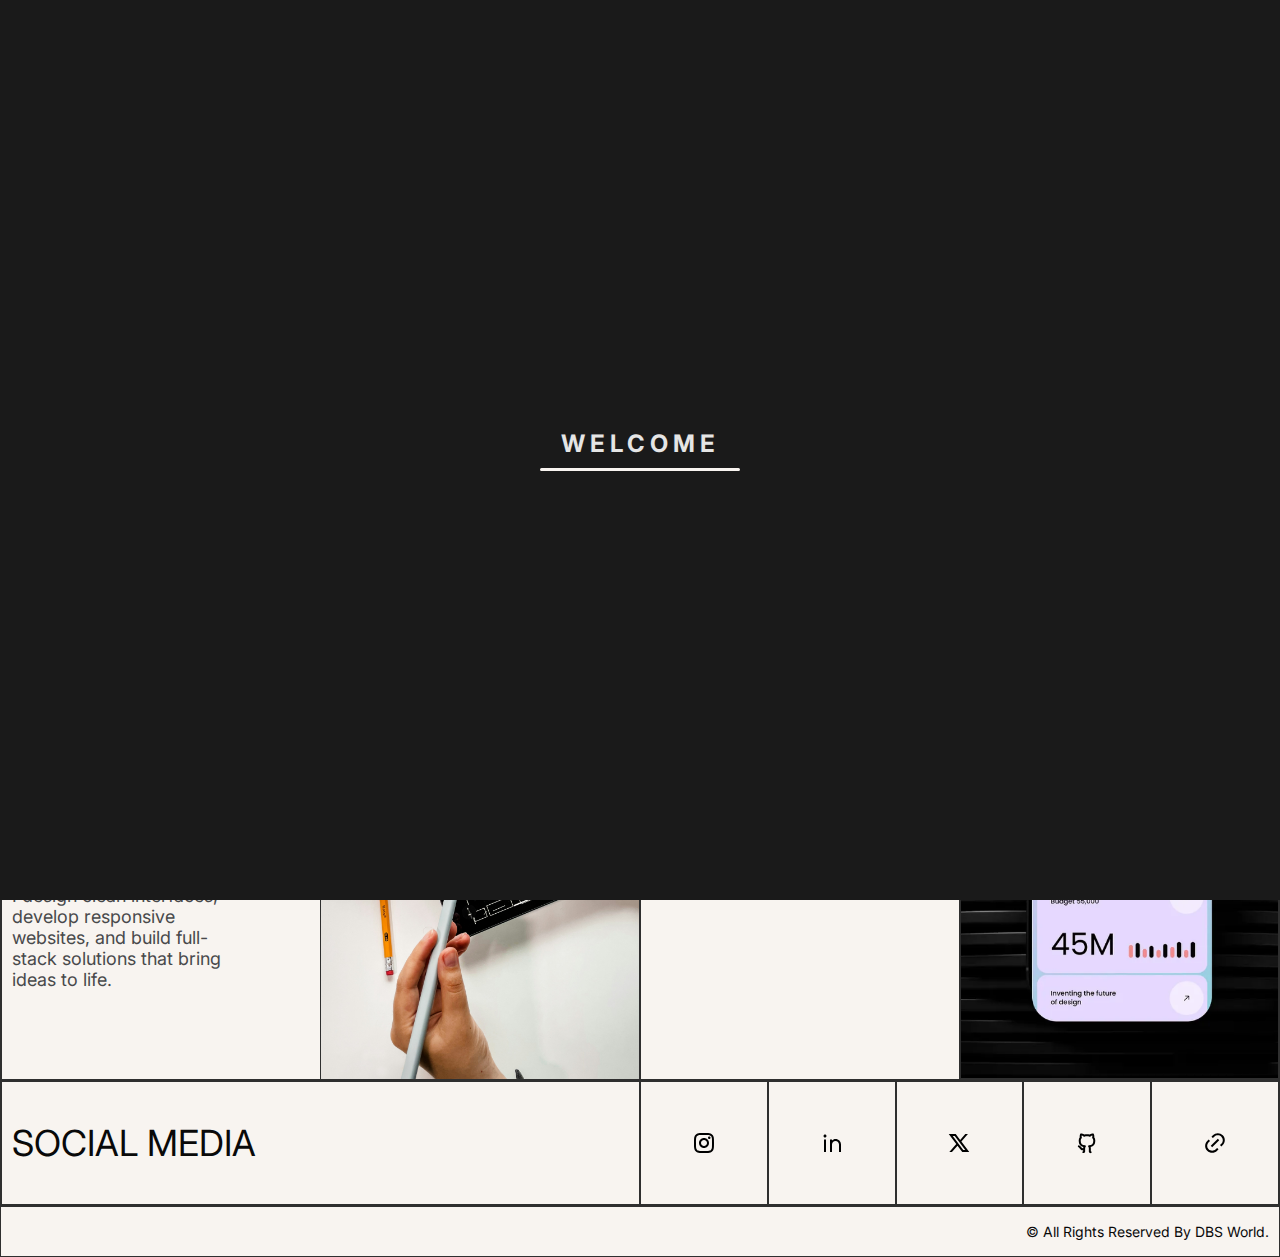
<file: index.html>
<!DOCTYPE html>
<html lang="en">
  <head>
    <meta charset="UTF-8" />
    <meta name="viewport" content="width=device-width, initial-scale=1.0" />
    <link rel="preconnect" href="https://fonts.googleapis.com" />
    <link rel="preconnect" href="https://fonts.gstatic.com" crossorigin />
    <link
      href="https://fonts.googleapis.com/css2?family=Inter:ital,opsz,wght@0,14..32,100..900;1,14..32,100..900&display=swap"
      rel="stylesheet"
    />
    <link rel="preconnect" href="https://fonts.googleapis.com">
    <link rel="preconnect" href="https://fonts.gstatic.com" crossorigin>
    <link href="https://fonts.googleapis.com/css2?family=Bodoni+Moda:ital,opsz,wght@0,6..96,400..900;1,6..96,400..900&display=swap" rel="stylesheet">
    <link rel="stylesheet" href="/css/navigationbar.css">    
    <link rel="stylesheet" href="/css/styles.css" />
    <link rel="stylesheet" href="/css/pagetransition.css" />
    <script src="/js/pageTransition.js"></script>
    <title>DBS World Portfolio</title>
  </head>
  <body>
    <!-- Loading -->
    <div class="loading-screen" id="loading-screen">
      <div class="loading-content">
        <h2 class="loading-text">WELCOME</h2>
        <div class="loading-bar-container">
          <div class="loading-bar" id="loading-bar"></div>
        </div>
      </div>
    </div>


    <!-- navbar -->
    <nav class="navbar" id="navbar">
      <a href="/pages/about.html" data-transition="true"
        >About
        <img
          src="/assets/icons/r-arrow-black-v2.svg"
          alt="right-icon"
          class="r-icon"
        /></a>
        <a href="/pages/services.html" data-transition="true"
        >Services
        <img
          src="/assets/icons/r-arrow-black-v2.svg"
          alt="right-icon"
          class="r-icon"
      /></a>
      <a href="/pages/work.html" data-transition="true"
        >My Work
        <img
          src="/assets/icons/r-arrow-black-v2.svg"
          alt="right-icon"
          class="r-icon"
      /></a>
      <a href="/pages/contact.html" data-transition="true"
        >Contact
        <img
          src="/assets/icons/r-arrow-black-v2.svg"
          alt="right-icon"
          class="r-icon"
      /></a>
      <a href="#"
        >Blog
        <img
          src="/assets/icons/r-arrow-black-v2.svg"
          alt="right-icon"
          class="r-icon"
      /></a>
      </nav>

    <!-- hero section -->
    <section id="hero" class="hero">
      <div class="hero-section">
        <!-- block-1 -->
        <div class="block">
          <div class="block-1-div">
            <a href="#" class="toggle-btn">
              Dark Mode
              <span class="box"></span>
            </a>
            <button id="toggle-menu-btn" class="toggle-menu-btn" aria-label="Toggle Menu">
              <img src="/assets/icons/menu-icon.svg" alt="Menu Icon">
            </button>
            <div class="block-1-div-content">
              <div class="hero-heading">
                <h1 class="block-1-heading">It All Starts <br> with Why <span class="question-mark">?</span></h1>
                <h2 class="block-1-subheading">Before the pixels. Before the code. <br> There’s always a reason.</h2>
              </div>
            </div>
          </div>
        </div>

        <!-- swapping the block 3 to block 2 -->

        <!-- block-3 -->
        <div class="block">
          <div class="block-3-div">
            <div class="block-3-left">
              <div class="user-info">
                <span class="Im">I'm</span>
                <span class="user-name">Dinbandhu</span>
              </div>
              <p class="user-para">
                Bridging pixels and code to bring bold ideas to life on the web
                with style, speed, and a user-first mindset.
              </p>
            </div>
            <div class="block-3-right">
              <img src="/assets/imgs/profile-2.png" alt="profile" />
            </div>
          </div>
        </div>

        <!-- block-2 -->
        <div class="block">
          <div class="block-2-div">
            
            <div class="block-2-right">
              <span class="b-2-services-tag">Services</span>
              <h2 class="b-2-heading-1">Ui/ux designer</h2>
              <h2 class="b-2-heading-2">Web developer</h2>
              <h2 class="b-2-heading-3">Full-stack solution</h2>
              <span class="b-2-what-i-do-tag">What i do</span>
              <p class="b-2-service-para">
                I design clean interfaces, develop responsive websites, and
                build full-stack solutions that bring ideas to life.
              </p>
            </div>
            <div class="block-2-left">
              <img src="/assets/imgs/services.jpg" alt="services" />
            </div>
          </div>
        </div>

        <!-- block-4 -->
        <div class="block">
          <div class="block-4-div">
            <div class="block-4-left">
              <div class="my-work">
                <a href="/pages/work.html" data-transition="true" class="my-work-link"
                  >My Work
                  <!-- <img src="/assets/icons/r-arrow-black-v2.svg" alt="r-arrow-black-v2" class="r-icon"> -->
                </a>
              </div>
              <p class="work-para">
                A showcase of real-world client projects where design and
                development come together to create impactful digital solutions.
              </p>
            </div>
            <div class="block-4-right">
              <img src="/assets/imgs/works-h.png" alt="works" />
            </div>
          </div>
        </div>
      </div>
    </section>

    <footer class="privacy-section">
      <div class="privacy-content">
        <div class="left">
          <span class="social-text">Social Media</span>
        </div>
        <div class="social-links">
          <a href="https://www.instagram.com/" class="social-icon">
            <img src="/assets/icons/instagram.svg" alt="instagram" />
          </a>
          <a href="https://www.linkedin.com/" class="social-icon">
            <img src="/assets/icons/linkedin.svg" alt="linkedin" />
          </a>
          <a href="https://www.twitter.com/" class="social-icon">
            <img src="/assets/icons/twitter-x.svg" alt="twitter" />
          </a>
          <a href="https://www.github.com/" class="social-icon">
            <img src="/assets/icons/github.svg" alt="github" />
          </a>
          <a href="https://www.dinbandhu.com/" class="social-icon">
            <img src="/assets/icons/link.svg" alt="link" />
          </a>
        </div>
      </div>
    </footer>

    <div class="rights">
      <span class="right-text">© All Rights Reserved By DBS World.</span>
    </div>
    <script src="/js/script.js"></script>
    <script src="/js/navigationbar.js"></script>
    <div class="transition-container" id="transitionContainer"></div>
    <script>
      document.addEventListener('DOMContentLoaded', () => {
          new PageTransition();
      });
  </script>
  </body>
</html>
</file>
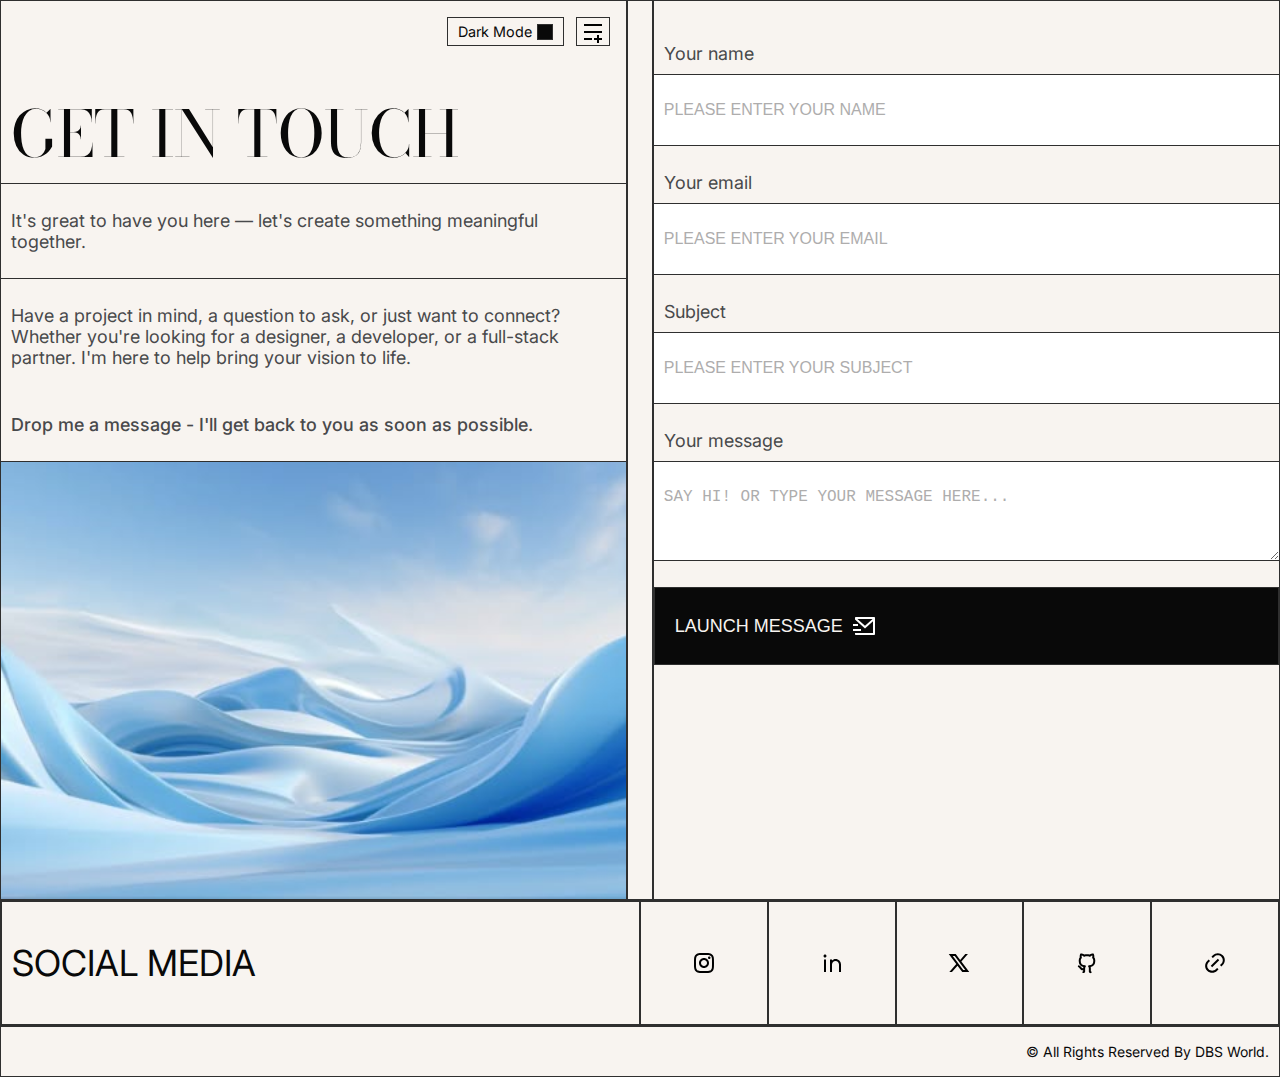
<file: pages/contact.html>
<!DOCTYPE html>
<html lang="en">
  <head>
    <meta charset="UTF-8" />
    <meta name="viewport" content="width=device-width, initial-scale=1.0" />

    <link rel="preconnect" href="https://fonts.googleapis.com" />
    <link rel="preconnect" href="https://fonts.gstatic.com" crossorigin />
    <link
      href="https://fonts.googleapis.com/css2?family=Inter:ital,opsz,wght@0,14..32,100..900;1,14..32,100..900&display=swap"
      rel="stylesheet"
    />
    <link rel="preconnect" href="https://fonts.googleapis.com" />
    <link rel="preconnect" href="https://fonts.gstatic.com" crossorigin />
    <link
      href="https://fonts.googleapis.com/css2?family=Bodoni+Moda:ital,opsz,wght@0,6..96,400..900;1,6..96,400..900&display=swap"
      rel="stylesheet"
    />

    <link rel="stylesheet" href="/css/pagetransition.css" />
    <link rel="stylesheet" href="/css/navigationbar.css" />
    <link rel="stylesheet" href="/css/contact.css" />
    <script src="/js/pageTransition.js"></script>
    <title>Contact | DBS World Portfolio</title>
  </head>

  <body>
    <!-- Navbar -->
    <nav class="navbar" id="navbar">
      <a href="/" data-transition="true"
        >Home
        <img
          src="/assets/icons/r-arrow-black-v2.svg"
          alt="right-icon"
          class="r-icon"
      /></a>
      <a href="/pages/about.html" data-transition="true"
        >About
        <img
          src="/assets/icons/r-arrow-black-v2.svg"
          alt="right-icon"
          class="r-icon"
      /></a>
      <a href="/pages/services.html" data-transition="true"
        >Services
        <img
          src="/assets/icons/r-arrow-black-v2.svg"
          alt="right-icon"
          class="r-icon"
      /></a>
      <a href="/pages/work.html" data-transition="true"
        >My Work
        <img
          src="/assets/icons/r-arrow-black-v2.svg"
          alt="right-icon"
          class="r-icon"
      /></a>
      <a href="#"
        >Blog
        <img
          src="/assets/icons/r-arrow-black-v2.svg"
          alt="right-icon"
          class="r-icon"
      /></a>
    </nav>

    <section class="contact-section">
      <div class="contact-blocks">
        <div class="contact-left-block">
          <div class="contact-left-block-content">
            <div class="toggle-container">
              <a href="#" class="toggle-btn">
                Dark Mode
                <span class="box"></span>
              </a>
              <button
                id="toggle-menu-btn"
                class="toggle-menu-btn"
                aria-label="Toggle Menu"
              >
                <img src="/assets/icons/menu-icon.svg" alt="Menu Icon" />
              </button>
            </div>
            <h1 class="getintouch-text">Get in touch</h1>
            <p class="left-para-1">
              It's great to have you here — let's create something meaningful
              together.
            </p>
            <div class="mid-para">
              <p class="left-para-2">
                Have a project in mind, a question to ask, or just want to
                connect? Whether you're looking for a designer, a developer, or
                a full-stack partner. I'm here to help bring your vision to
                life.
              </p>
              <p class="left-para-3">
                Drop me a message - I'll get back to you as soon as possible.
              </p>
            </div>
            <img src="/assets/imgs/contactimg.jpg" alt="" class="cnt-img" />
          </div>
        </div>
        <div class="contact-middle-block"></div>

        <div class="contact-right-block">
          <div class="form-table">
            <form action="" class="contact__form" id="contact-form">
              <div class="form__group">
                <label for="name">Your name</label>
                <input
                  type="text"
                  name="name"
                  id="name"
                  placeholder="Please enter your name"
                  required
                />
              </div>
              <div class="form__group">
                <label for="email">Your email</label>
                <input
                  type="email"
                  name="email"
                  id="email"
                  placeholder="Please enter your email"
                  required
                />
              </div>
              <div class="form__group">
                <label for="subject">Subject</label>
                <input
                  type="text"
                  name="subject"
                  id="subject"
                  placeholder="Please enter your subject"
                  required
                />
              </div>
              <div class="form__group">
                <label for="message">Your message</label>
                <textarea
                  name="message"
                  id="message"
                  placeholder="Say Hi! OR Type your message here..."
                  required
                ></textarea>
              </div>
              <button type="submit" class="form__button" id="sendButton">Launch Message
                <img src="/assets/icons/send-mail.svg" alt="send-mail" class="send-icon">
              </button>
            </form>
          </div>
        </div>
      </div>
    </section>


     <!-- footer section -->
     <footer class="privacy-section">
      <div class="privacy-content">
        <div class="left">
          <span class="social-text">Social Media</span>
        </div>
        <div class="social-links">
          <a href="https://www.instagram.com/" class="social-icon">
            <img src="/assets/icons/instagram.svg" alt="instagram" />
          </a>
          <a href="https://www.linkedin.com/" class="social-icon">
            <img src="/assets/icons/linkedin.svg" alt="linkedin" />
          </a>
          <a href="https://www.twitter.com/" class="social-icon">
            <img src="/assets/icons/twitter-x.svg" alt="twitter" />
          </a>
          <a href="https://www.github.com/" class="social-icon">
            <img src="/assets/icons/github.svg" alt="github" />
          </a>
          <a href="https://www.dbs-portfolio.com/" class="social-icon">
            <img src="/assets/icons/link.svg" alt="link" />
          </a>
        </div>
      </div>
    </footer>

    <div class="rights">
      <span class="right-text">© All Rights Reserved By DBS World.</span>
    </div>

    <script src="/js/script.js"></script>
    <script src="/js/navigationbar.js"></script>
    <div class="transition-container" id="transitionContainer"></div>
    <script>
      document.addEventListener("DOMContentLoaded", () => {
        new PageTransition();
      });
    </script>
  </body>
</html>
</file>
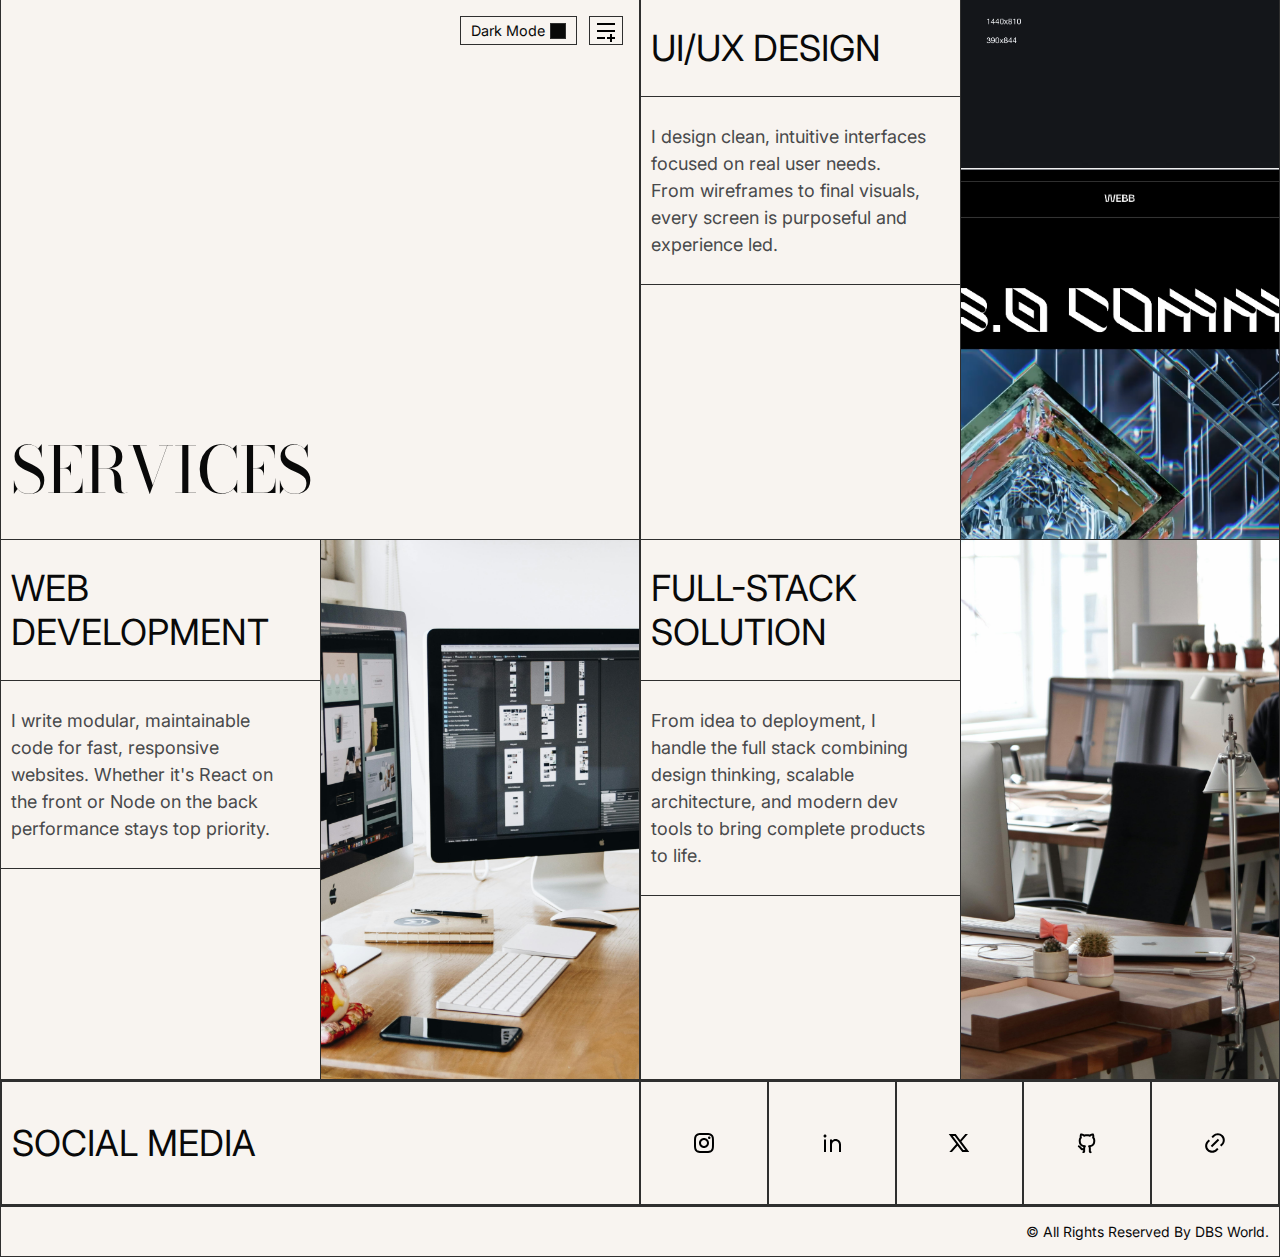
<file: pages/services.html>
<!DOCTYPE html>
<html lang="en">
  <head>
    <meta charset="UTF-8" />
    <meta name="viewport" content="width=device-width, initial-scale=1.0" />

    <link rel="preconnect" href="https://fonts.googleapis.com" />
    <link rel="preconnect" href="https://fonts.gstatic.com" crossorigin />
    <link
      href="https://fonts.googleapis.com/css2?family=Inter:ital,opsz,wght@0,14..32,100..900;1,14..32,100..900&display=swap"
      rel="stylesheet"
    />
    <link rel="preconnect" href="https://fonts.googleapis.com" />
    <link rel="preconnect" href="https://fonts.gstatic.com" crossorigin />
    <link
      href="https://fonts.googleapis.com/css2?family=Bodoni+Moda:ital,opsz,wght@0,6..96,400..900;1,6..96,400..900&display=swap"
      rel="stylesheet"
    />

    <link rel="stylesheet" href="/css/pagetransition.css" />
    <link rel="stylesheet" href="/css/navigationbar.css" />
    <link rel="stylesheet" href="/css/services.css" />
    <script src="/js/pageTransition.js"></script>
    <title>Services | DBS World Portfolio</title>
  </head>

  <body>
    <!-- Navbar -->
    <nav class="navbar" id="navbar">
      <a href="/" data-transition="true"
        >Home
        <img
          src="/assets/icons/r-arrow-black-v2.svg"
          alt="right-icon"
          class="r-icon"
      /></a>
      <a href="/pages/about.html" data-transition="true"
        >About
        <img
          src="/assets/icons/r-arrow-black-v2.svg"
          alt="right-icon"
          class="r-icon"
      /></a>
      <a href="/pages/work.html" data-transition="true"
        >My Work
        <img
          src="/assets/icons/r-arrow-black-v2.svg"
          alt="right-icon"
          class="r-icon"
      /></a>
      <a href="/pages/blog.html" data-transition="true"
        >Blog
        <img
          src="/assets/icons/r-arrow-black-v2.svg"
          alt="right-icon"
          class="r-icon"
      /></a>
      <a href="/pages/contact.html" data-transition="true"
        >Contact
        <img
          src="/assets/icons/r-arrow-black-v2.svg"
          alt="right-icon"
          class="r-icon"
      /></a>
    </nav>

    <section class="services-section">
      <div class="services-block">
        <div class="services-block-1-content">
          <div class="toggle-container">
            <a href="#" class="toggle-btn">
              Dark Mode
              <span class="box"></span>
            </a>
            <button
              id="toggle-menu-btn"
              class="toggle-menu-btn"
              aria-label="Toggle Menu"
            >
              <img src="/assets/icons/menu-icon.svg" alt="Menu Icon" />
            </button>
          </div>
          <h1 class="services-bold-text">SERVICES</h1>
        </div>
      </div>

      <!-- block 2 -->
      <div class="services-block">
        <div class="services-block-2-content">
          <div class="services-block-2-content-text">
            <h2 class="services-block-2-heading">UI/UX Design</h2>
            <p class="services-block-2-para">
              I design clean, intuitive interfaces focused on real user needs.
              From wireframes to final visuals, every screen is purposeful and
              experience led.
            </p>
          </div>
          <img src="/assets/imgs/uiuxdesign.png" alt="UI/UX Design illustration" />
        </div>
      </div>

      <!-- block 3 -->
      <div class="services-block">
        <div class="services-block-3-content">
          <div class="services-block-3-content-text">
            <h2 class="services-block-3-heading">
              Web <br />
              Development
            </h2>
            <p class="services-block-3-para">
              I write modular, maintainable code for fast, responsive websites.
              Whether it's React on the front or Node on the back performance
              stays top priority.
            </p>
          </div>
          <img src="/assets/imgs/webdevelopment.jpg" alt="Web Development illustration" />
        </div>
      </div>
      <!-- block 4 -->
      <div class="services-block">
        <div class="services-block-4-content">
          <div class="services-block-4-content-text">
            <h2 class="services-block-4-heading">Full-stack <br>Solution</h2>
            <p class="services-block-4-para">
              From idea to deployment, I handle the full stack combining design
              thinking, scalable architecture, and modern dev tools to bring
              complete products to life.
            </p>
          </div>
          <img src="/assets/imgs/fullstack.jpg" alt="Full-stack Solution illustration" />
        </div>
      </div>
    </section>

    <!-- footer section -->
    <footer class="privacy-section">
      <div class="privacy-content">
        <div class="left">
          <span class="social-text">Social Media</span>
        </div>
        <div class="social-links">
          <a href="https://www.instagram.com/" class="social-icon">
            <img src="/assets/icons/instagram.svg" alt="instagram" />
          </a>
          <a href="https://www.linkedin.com/" class="social-icon">
            <img src="/assets/icons/linkedin.svg" alt="linkedin" />
          </a>
          <a href="https://www.twitter.com/" class="social-icon">
            <img src="/assets/icons/twitter-x.svg" alt="twitter" />
          </a>
          <a href="https://www.github.com/" class="social-icon">
            <img src="/assets/icons/github.svg" alt="github" />
          </a>
          <a href="https://www.dinbandhu.com/" class="social-icon">
            <img src="/assets/icons/link.svg" alt="link" />
          </a>
        </div>
      </div>
    </footer>

    <div class="rights">
      <span class="right-text">© All Rights Reserved By DBS World.</span>
    </div>

    <script src="/js/script.js"></script>
    <script src="/js/navigationbar.js"></script>
    <div class="transition-container" id="transitionContainer"></div>
    <script>
      document.addEventListener("DOMContentLoaded", () => {
        new PageTransition();
      });
    </script>
  </body>
</html>
</file>
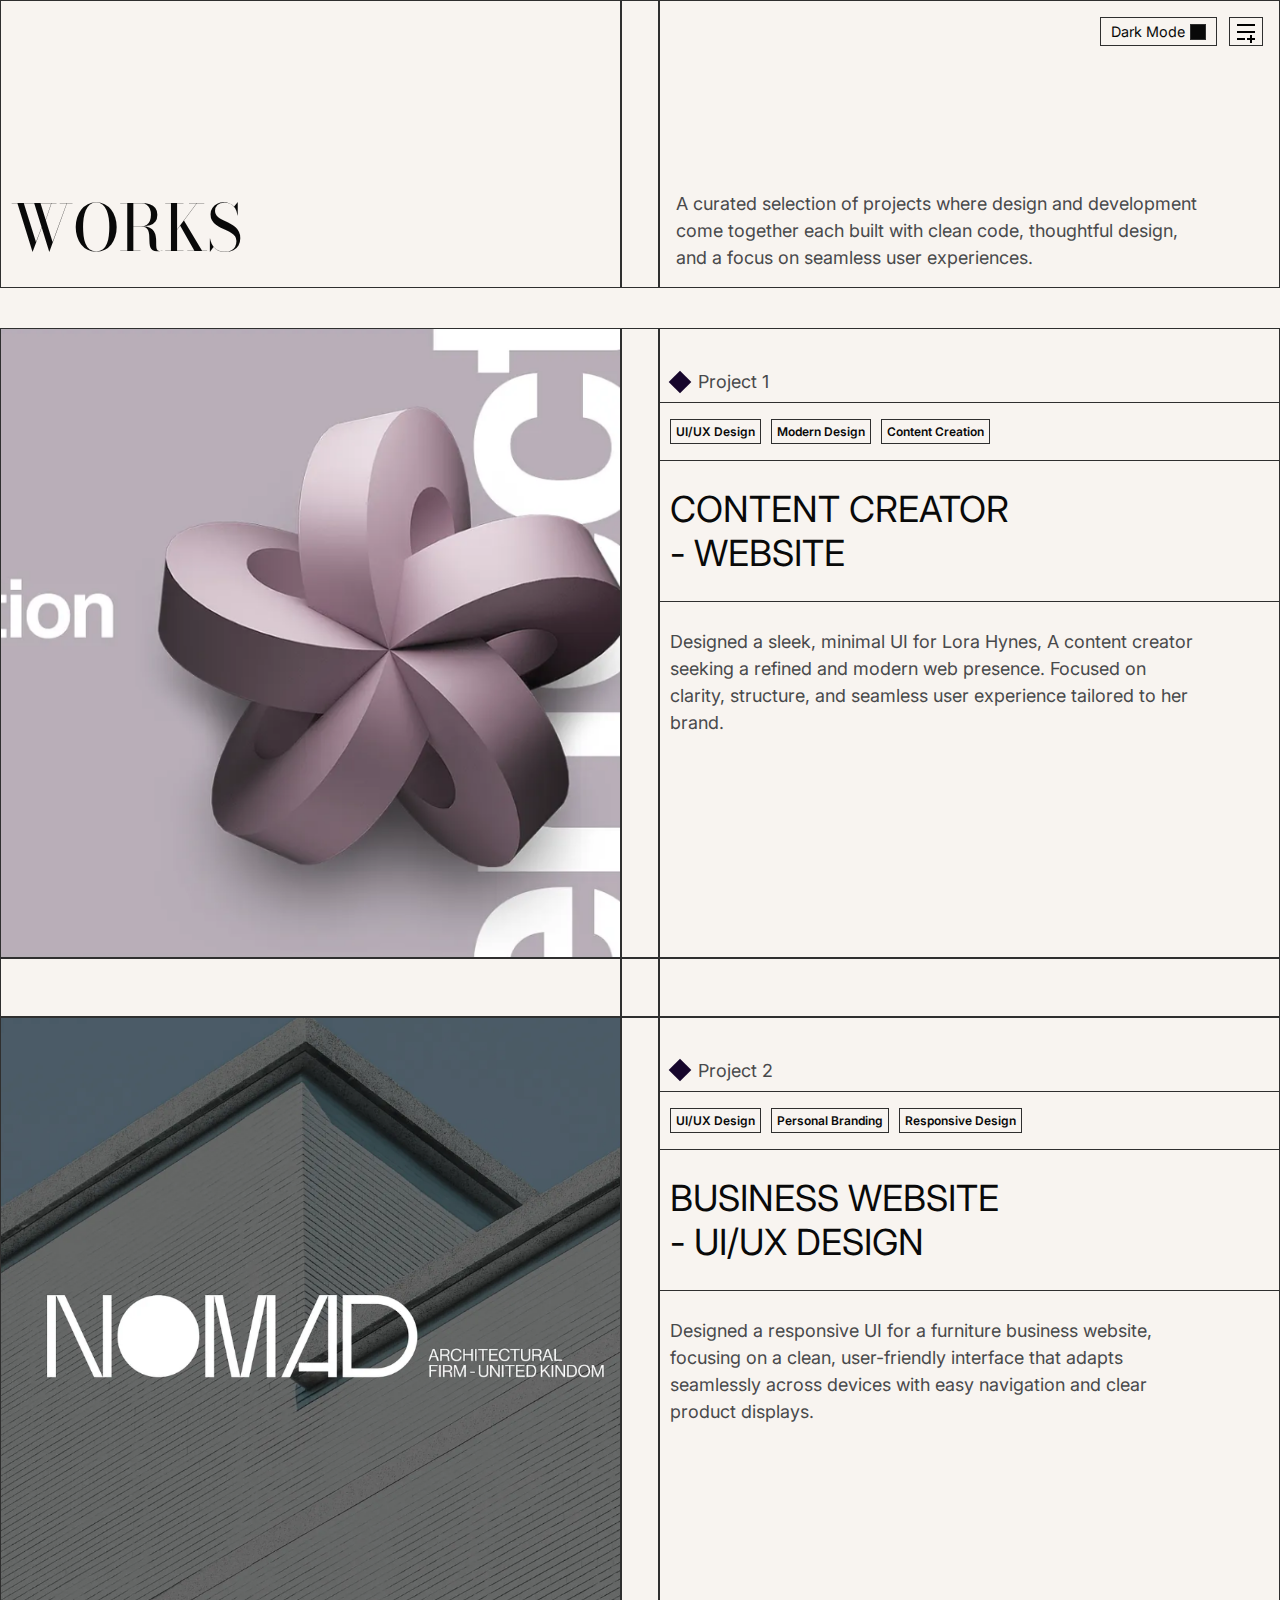
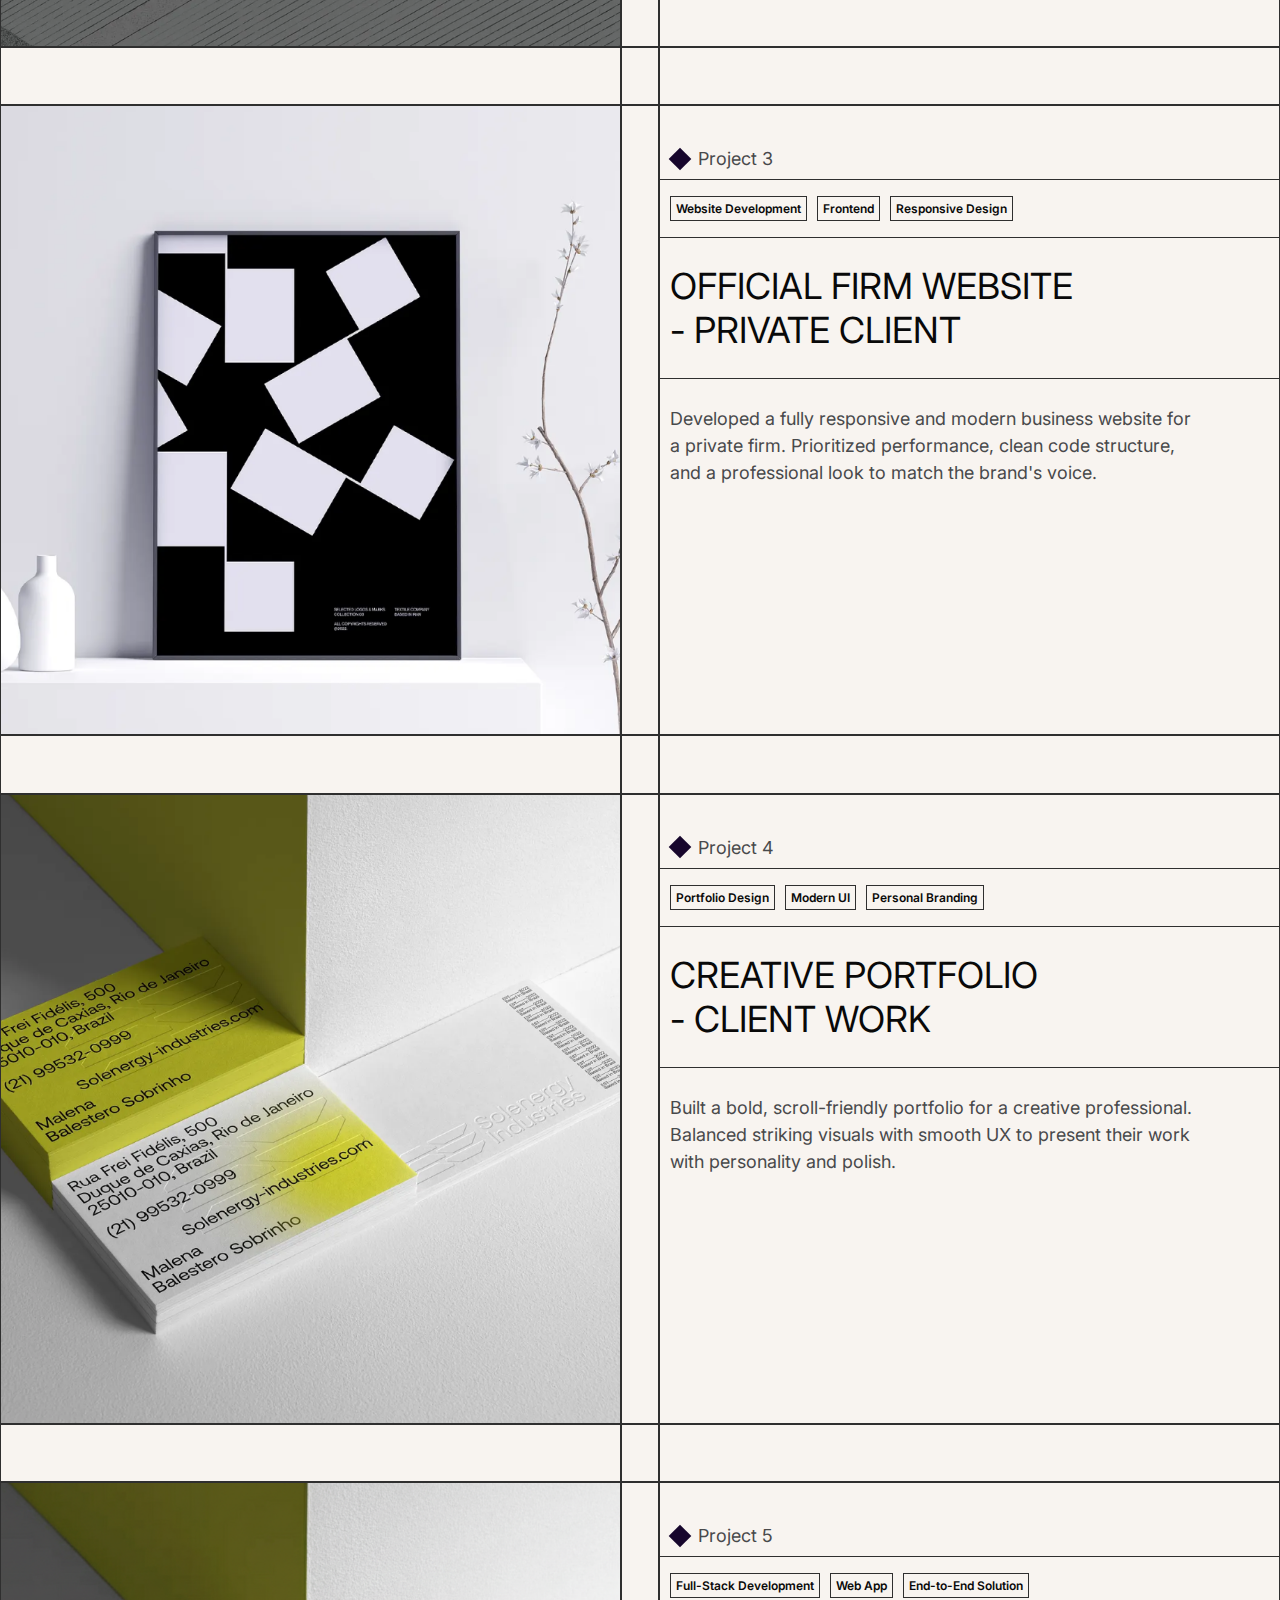
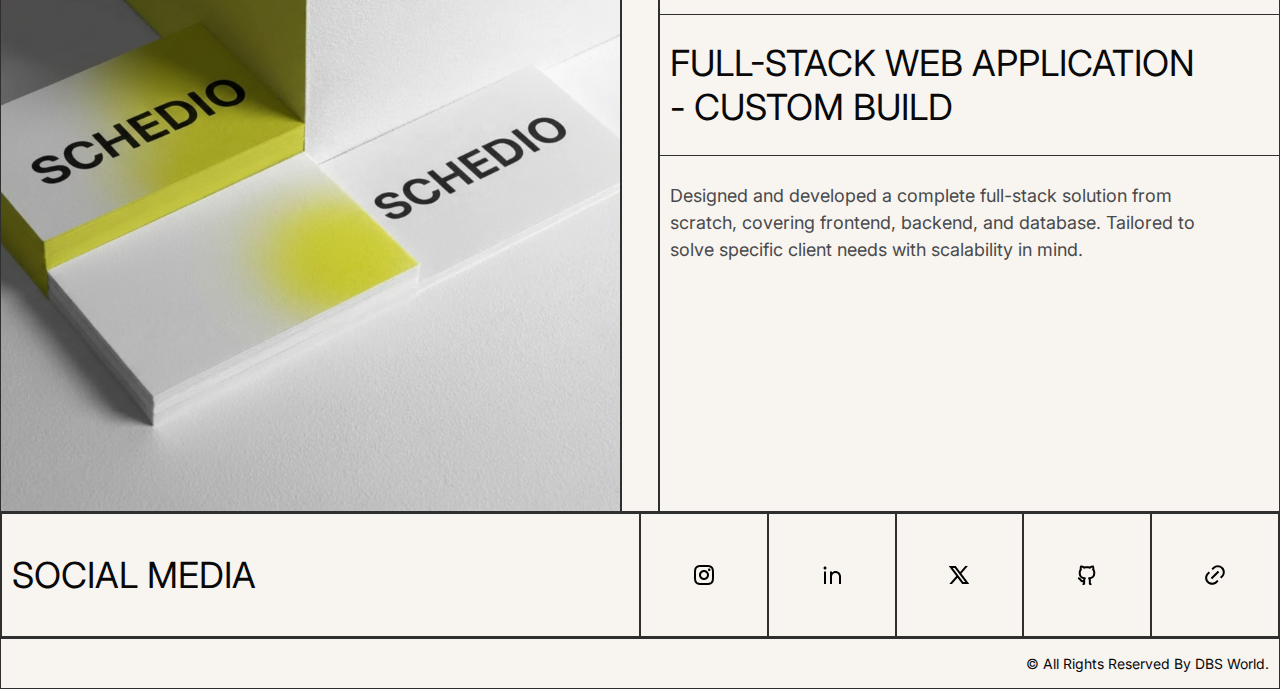
<file: pages/work.html>
<!DOCTYPE html>
<html lang="en">
  <head>
    <meta charset="UTF-8" />
    <meta name="viewport" content="width=device-width, initial-scale=1.0" />

    <link rel="preconnect" href="https://fonts.googleapis.com" />
    <link rel="preconnect" href="https://fonts.gstatic.com" crossorigin />
    <link
      href="https://fonts.googleapis.com/css2?family=Inter:ital,opsz,wght@0,14..32,100..900;1,14..32,100..900&display=swap"
      rel="stylesheet"
    />
    <link rel="preconnect" href="https://fonts.googleapis.com" />
    <link rel="preconnect" href="https://fonts.gstatic.com" crossorigin />
    <link
      href="https://fonts.googleapis.com/css2?family=Bodoni+Moda:ital,opsz,wght@0,6..96,400..900;1,6..96,400..900&display=swap"
      rel="stylesheet"
    />

    <link rel="stylesheet" href="/css/pagetransition.css" />
    <link rel="stylesheet" href="/css/navigationbar.css" />
    <link rel="stylesheet" href="/css/work.css" />
    <script src="/js/pageTransition.js"></script>
    <title>Work | DBS World Portfolio</title>
  </head>

  <body>
    <!-- Navbar -->
    <nav class="navbar" id="navbar">
      <a href="/" data-transition="true"
        >Home
        <img
          src="/assets/icons/r-arrow-black-v2.svg"
          alt="right-icon"
          class="r-icon"
      /></a>
      <a href="/pages/about.html" data-transition="true"
        >About
        <img
          src="/assets/icons/r-arrow-black-v2.svg"
          alt="right-icon"
          class="r-icon"
      /></a>
      <a href="/pages/services.html" data-transition="true"
        >Services
        <img
          src="/assets/icons/r-arrow-black-v2.svg"
          alt="right-icon"
          class="r-icon"
      /></a>
      <a href="/pages/blog.html" data-transition="true"
        >Blog
        <img
          src="/assets/icons/r-arrow-black-v2.svg"
          alt="right-icon"
          class="r-icon"
      /></a>
      <a href="/pages/contact.html" data-transition="true"
        >Contact
        <img
          src="/assets/icons/r-arrow-black-v2.svg"
          alt="right-icon"
          class="r-icon"
      /></a>
    </nav>

    <div class="work-heading-block">
      <div class="work-heading-block-left">
        <h1 class="work-bold-text">WORKS</h1>
      </div>
      <span class="work-heading-block-gap-span"></span>
      <div class="work-heading-block-right">
        <div class="toggle-container">
          <a href="#" class="toggle-btn">
            Dark Mode
            <span class="box"></span>
          </a>
          <button
            id="toggle-menu-btn"
            class="toggle-menu-btn"
            aria-label="Toggle Menu"
          >
            <img src="/assets/icons/menu-icon.svg" alt="Menu Icon" />
          </button>
        </div>
        <p class="work-heading-top-para">
          A curated selection of projects where design and development come
          together each built with clean code, thoughtful design, and a focus on
          seamless user experiences.
        </p>
      </div>
    </div>

    <section class="work-section">
      <div class="work-blocks">
        <!-- row 1 start -->
        <div class="work-block-1">
          <div class="work-left-block">
            <img src="/assets/imgs/project-1.png" alt="project-1" />
          </div>
          <span class="gap-span"></span>
          <div class="work-right-block">
            <div class="project-num-text">
              <span class="rect-box"></span>
              <h4 class="project-num">Project 1</h4>
            </div>
            <div class="projects-tags">
              <span class="tag">UI/UX Design</span>
              <span class="tag">Modern Design</span>
              <span class="tag">Content Creation</span>
            </div>
            <h2 class="project-heading">
              <a href="#" target="_blank" rel="noopener noreferrer"
                >Content Creator <br />
                - Website</a
              >
            </h2>
            <p class="project-info">
              Designed a sleek, minimal UI for Lora Hynes, A content creator
              seeking a refined and modern web presence. Focused on clarity,
              structure, and seamless user experience tailored to her brand.
            </p>
          </div>
        </div>
        <!-- gap block -->
        <div class="gap-block">
          <div class="gap-left"></div>
          <span class="gap-block-span"></span>
          <div class="gap-right"></div>
        </div>
        <!-- row 1 end -->

        <!-- row 2 start -->
        <div class="work-block-2">
          <div class="work-left-block">
            <img src="/assets/imgs/project-2.png" alt="project-2" />
          </div>
          <span class="gap-span"></span>
          <div class="work-right-block">
            <div class="project-num-text">
              <span class="rect-box"></span>
              <h4 class="project-num">Project 2</h4>
            </div>
            <div class="projects-tags">
              <span class="tag">UI/UX Design</span>
              <span class="tag">Personal Branding</span>
              <span class="tag">Responsive Design</span>
            </div>
            <h2 class="project-heading">
              <a href="#" target="_blank" rel="noopener noreferrer"
                >Business Website<br />
                - UI/UX Design</a
              >
            </h2>
            <p class="project-info">
              Designed a responsive UI for a furniture business website, 
              focusing on a clean, user-friendly interface that adapts seamlessly 
              across devices with easy navigation and clear product displays.
            </p>
          </div>
        </div>
        <!-- gap block -->
        <div class="gap-block">
          <div class="gap-left"></div>
          <span class="gap-block-span"></span>
          <div class="gap-right"></div>
        </div>
        <!-- row 2 end -->

        <!-- row 3 start -->
        <div class="work-block-3">
          <div class="work-left-block">
            <img src="/assets/imgs/project-3.png" alt="project-3" />
          </div>
          <span class="gap-span"></span>
          <div class="work-right-block">
            <div class="project-num-text">
              <span class="rect-box"></span>
              <h4 class="project-num">Project 3</h4>
            </div>
            <div class="projects-tags">
              <span class="tag">Website Development</span>
              <span class="tag">Frontend</span>
              <span class="tag">Responsive Design</span>
            </div>
            <h2 class="project-heading">
              <a href="#" target="_blank" rel="noopener noreferrer"
                >Official Firm Website <br />
                - Private Client</a
              >
            </h2>
            <p class="project-info">
              Developed a fully responsive and modern business website for a
              private firm. Prioritized performance, clean code structure, and a
              professional look to match the brand's voice.
            </p>
          </div>
        </div>
        <!-- gap block -->
        <div class="gap-block">
          <div class="gap-left"></div>
          <span class="gap-block-span"></span>
          <div class="gap-right"></div>
        </div>
        <!-- row 3 end -->

        <!-- row 4 start -->
        <div class="work-block-4">
          <div class="work-left-block">
            <img src="/assets/imgs/project-4.png" alt="project-4" />
          </div>
          <span class="gap-span"></span>
          <div class="work-right-block">
            <div class="project-num-text">
              <span class="rect-box"></span>
              <h4 class="project-num">Project 4</h4>
            </div>
            <div class="projects-tags">
              <span class="tag">Portfolio Design</span>
              <span class="tag">Modern UI</span>
              <span class="tag">Personal Branding</span>
            </div>
            <h2 class="project-heading">
              <a href="#" target="_blank" rel="noopener noreferrer"
                >Creative Portfolio <br />
                - Client Work</a
              >
            </h2>
            <p class="project-info">
              Built a bold, scroll-friendly portfolio for a creative
              professional. Balanced striking visuals with smooth UX to present
              their work with personality and polish.
            </p>
          </div>
        </div>
        <!-- gap block -->
        <div class="gap-block">
          <div class="gap-left"></div>
          <span class="gap-block-span"></span>
          <div class="gap-right"></div>
        </div>
        <!-- row 4 end -->

        <!-- row 5 start -->
        <div class="work-block-5">
          <div class="work-left-block">
            <img src="/assets/imgs/project-5.png" alt="project-5" />
          </div>
          <span class="gap-span"></span>
          <div class="work-right-block">
            <div class="project-num-text">
              <span class="rect-box"></span>
              <h4 class="project-num">Project 5</h4>
            </div>
            <div class="projects-tags">
              <span class="tag">Full-Stack Development</span>
              <span class="tag">Web App</span>
              <span class="tag">End-to-End Solution</span>
            </div>
            <h2 class="project-heading">
              <a href="#" target="_blank" rel="noopener noreferrer"
                >Full-Stack Web Application <br />
                - Custom Build</a
              >
            </h2>
            <p class="project-info">
              Designed and developed a complete full-stack solution from
              scratch, covering frontend, backend, and database. Tailored to
              solve specific client needs with scalability in mind.
            </p>
          </div>
        </div>
        <!-- gap block -->
        <!-- <div class="gap-block">
          <div class="gap-left"></div>
          <span class="gap-block-span"></span>
          <div class="gap-right"></div>
        </div> -->
        <!-- row 5 end -->
      </div>
    </section>

    <!-- footer section -->
    <footer class="privacy-section">
      <div class="privacy-content">
        <div class="left">
          <span class="social-text">Social Media</span>
        </div>
        <div class="social-links">
          <a href="https://www.instagram.com/" class="social-icon">
            <img src="/assets/icons/instagram.svg" alt="instagram" />
          </a>
          <a href="https://www.linkedin.com/" class="social-icon">
            <img src="/assets/icons/linkedin.svg" alt="linkedin" />
          </a>
          <a href="https://www.twitter.com/" class="social-icon">
            <img src="/assets/icons/twitter-x.svg" alt="twitter" />
          </a>
          <a href="https://www.github.com/" class="social-icon">
            <img src="/assets/icons/github.svg" alt="github" />
          </a>
          <a href="https://www.dinbandhu.com/" class="social-icon">
            <img src="/assets/icons/link.svg" alt="link" />
          </a>
        </div>
      </div>
    </footer>

    <div class="rights">
      <span class="right-text">© All Rights Reserved By DBS World.</span>
    </div>

    <script src="/js/script.js"></script>
    <script src="/js/navigationbar.js"></script>
    <div class="transition-container" id="transitionContainer"></div>
    <script>
      document.addEventListener("DOMContentLoaded", () => {
        new PageTransition();
      });
    </script>
  </body>
</html>
</file>
<file: css/navigationbar.css>
* {
    margin: 0;
    padding: 0;
    box-sizing: border-box;
}

:root {
    /* for light mode */
    --primary-color: #090909;
    --secondary-color: #2e2e2e;
    --tertiary-color: #48494B;
    --background-color: #F8F4F0;
    --hover-text-color: #F8F4F0;
    --border-color: #2f2f2f;

    /* for dark mode */
    --primary-color-dark: #D9D9D9;
    --secondary-color-dark: #BABABA;
    --tertiary-color-dark: #9D9D9D;
    --background-color-dark: #121212;
    --hover-text-color-dark: #2e2e2e;
    --border-color-dark: #5b5b5b;

    /* font family */
    --font-family-1: "Inter", sans-serif;
    --font-family-2: "Bodoni Moda", serif;
}

body {
    background-color: var(--background-color);
    font-family: var(--font-family-1);
    color: var(--primary-color);
    transition: background-color 0.3s ease, color 0.3s ease;
    transition: padding-top 0.6s cubic-bezier(0.7, 0, 0.3, 1);
}

body.dark-mode {
    background-color: var(--background-color-dark);
    color: var(--primary-color-dark);
}

.navbar {
    display: grid;
    grid-template-columns: repeat(5, 1fr);
    background-color: var(--background-color);
    text-align: center;
    border: 1px solid var(--border-color);
    transition: border-color 0.3s ease, transform 0.3s ease, top 0.3s ease;
    transition: all 0.6s cubic-bezier(0.7, 0, 0.3, 1);
    position: fixed;
    top: -100%;
    left: 0;
    width: 100%;
    z-index: 999;
    transition:
        top 0.6s cubic-bezier(0.7, 0, 0.3, 1),
        border-color 0.3s ease,
        transform 0.3s ease;
}
.navbar.open {
    top: 0;
    transition: top 0.6s cubic-bezier(0.7, 0, 0.3, 1), border-color 0.3s ease, transform 0.3s ease;
}
body.menu-open {
    transition: padding-top 0.3s ease, top 0.3s ease;
    padding-top: 65px;
}

.navbar a {
    display: flex;
    justify-content: center;
    align-items: center;
    text-align: center;
    gap: 5px;
    text-decoration: none;
    color: var(--primary-color);
    font-size: 1.5rem;
    padding: 18px;
    border: 1px solid var(--border-color);
    text-transform: uppercase;
    transition: all 0.3s ease-in-out, background-color 0.3s ease-in-out;
}


a .r-icon {
    width: 30px;
    height: 30px;
    transition: all 0.3s ease-in-out;
}

.navbar a:hover {
    background-color: var(--secondary-color);
    color: var(--hover-text-color);
    transition: all 0.3s ease-in-out;

    .r-icon {
        filter: invert(1);
        transition: all 0.3s ease-in-out;
    }
}

body.dark-mode .navbar {
    border-color: var(--border-color-dark);
    background-color: var(--background-color-dark);
}
body.dark-mode .navbar a {
    color: var(--primary-color-dark);
    border-color: var(--border-color-dark);
}

/* Add responsive media queries */
@media (max-width: 768px) {
    
    .navbar.open {
        display: grid;
      }

    .navbar a {
        font-size: 16px;
        padding: 18px 5px;
        gap: 3px;
    }

    a .r-icon {
        width: 24px;
        height: 24px;
    }
}

@media (max-width: 480px) {
    .navbar {
        grid-template-columns: repeat(1, 1fr);
    }

    .navbar a {
        font-size: 20px;
        padding: 26px;
    }

}

body.dark-mode .navbar a .r-icon {
    filter: invert(1);
}

body.dark-mode .navbar a:hover {
    background-color: var(--background-color);
    color: var(--hover-text-color-dark);

    .r-icon {
        filter: invert(0);
        transition: all 0.3s ease-in-out;
    }
}
</file>
<file: css/styles.css>
/* Your existing CSS */
* {
  margin: 0;
  padding: 0;
  box-sizing: border-box;
}

:root {
  /* for light mode */
  --primary-color: #090909;
  --secondary-color: #2e2e2e;
  --tertiary-color: #48494b;
  --background-color: #f8f4f0;
  --hover-text-color: #f8f4f0;
  --border-color: #2f2f2f;

  /* for dark mode */
  --primary-color-dark: #e5e5e5;
  --secondary-color-dark: #bababa;
  --tertiary-color-dark: #9d9d9d;
  --background-color-dark: #1a1a1a;
  --hover-text-color-dark: #2e2e2e;
  --border-color-dark: #404040;

  /* font family */
  --font-family-1: "Inter", sans-serif;
  --font-family-2: "Bodoni Moda", serif;
}

html {
  scroll-behavior: smooth;
  scroll-padding-top: 80px; /* Offset for fixed navbar */
}

html,
body {
  transition: scroll-behavior 0.3s ease;
}

* {
  scroll-behavior: smooth;
}

body {
  background-color: var(--background-color);
  font-family: var(--font-family-1);
  color: var(--primary-color);
  transition: background-color 0.3s ease, color 0.3s ease, padding-top 0.6s cubic-bezier(0.7, 0, 0.3, 1);
}

body.dark-mode {
  background-color: var(--background-color-dark);
  color: var(--primary-color-dark);
}

/* Loading Screen Animation */
.loading-screen {
  position: fixed;
  top: 0;
  left: 0;
  width: 100%;
  height: 100%;
  background-color: var(--background-color-dark);
  display: flex;
  justify-content: center;
  align-items: center;
  z-index: 9999;
  transition: opacity 0.5s ease, visibility 0.5s ease;
}

body.dark-mode .loading-screen {
  background-color: var(--background-color);
}

.loading-content {
  text-align: center;
}

.loading-text {
  font-size: 1.5rem;
  margin-bottom: 10px;
  color: var(--primary-color-dark);
  letter-spacing: 5px;
  text-transform: uppercase;
  position: relative;
  animation: pulse 1.5s infinite;
}

body.dark-mode .loading-text {
  color: var(--primary-color);
}

@keyframes pulse {
  0% {
    opacity: 0.6;
  }
  50% {
    opacity: 1;
  }
  100% {
    opacity: 0.6;
  }
}

.loading-bar-container {
  width: 200px;
  height: 3px;
  background-color: var(--background-color-dark);
  overflow: hidden;
  position: relative;
}

body.dark-mode .loading-bar-container {
  background-color: var(--background-color);
}

.loading-bar {
  position: absolute;
  top: 0;
  left: 0;
  height: 100%;
  width: 0;
  background-color: var(--background-color);
  border-radius: 5px;
  transition: width 3s cubic-bezier(0.1, 0.05, 0.25, 1);
}

body.dark-mode .loading-bar {
  background-color: var(--background-color-dark);
}

/* When loading is complete, hide the loading screen */
.loading-screen.loaded {
  opacity: 0;
  visibility: hidden;
}

@media (max-width: 480px) {
  .loading-text {
    font-size: 1.5rem;
  }
  .loading-bar-container {
    width: 200px;
  }
}

/* hero section */
.hero-section {
  display: grid;
  grid-template-columns: repeat(2, 1fr);
  /* grid-template-rows: repeat(2, 1fr); */
  overflow: hidden;
}

.block {
  background-color: var(--background-color);
  height: 60vh;
  text-align: left;
  border: 1px solid var(--border-color);
  border-top: none;
  transition: background-color 0.3s ease, border-color 0.3s ease;
  overflow: hidden;
}

@media (max-width: 480px) {
  .block {
    height: 100vh;
  }
}

/* block 1 div */
.block .block-1-div {
  height: 100%;
  position: relative;
  display: flex;
  flex-direction: column;
  justify-content: space-between;
}

/* Toggle Button Styles */
.toggle-btn {
  position: absolute;
  top: 20px;
  right: 65px;
  display: flex;
  align-items: center;
  text-decoration: none;
  color: var(--primary-color);
  font-size: 0.9rem;
  cursor: pointer;
  user-select: none;
  transition: color 0.3s ease-in-out, border-color 0.3s ease-in-out;
  border: 1px solid var(--border-color);
  padding: 5px 10px;
  z-index: 10;
}

body.dark-mode .toggle-btn {
  color: var(--primary-color-dark);
  border-color: var(--border-color-dark);
}

.box {
  display: inline-block;
  width: 16px;
  height: 16px;
  margin-left: 5px;
  background-color: var(--primary-color);
  transition: background-color 0.3s ease, border-color 0.3s ease;
  border: 1px solid var(--border-color);
}

.toggle-menu-btn {
  position: absolute;
  top: 20px;
  right: 20px;
  display: flex;
  align-items: center;
  cursor: pointer;
  padding: 1.5px 4px;
  background-color: var(--background-color);
  transition: color 0.3s ease-in-out, border-color 0.3s ease-in-out;
  border: 1px solid var(--border-color);
  z-index: 100;
}
.toggle-menu-btn img {
  display: flex;
  align-items: center;
  justify-content: center;
  width: 24px;
  height: 24px;
  transition: transform 0.3s ease-in-out;
}

body.dark-mode .toggle-menu-btn {
  background-color: var(--background-color-dark);
  border-color: var(--border-color-dark);
}

body.dark-mode .box {
  background-color: var(--primary-color-dark);
  border-color: var(--border-color-dark);
}

body.dark-mode .toggle-menu-btn img {
  filter: invert(1);
}

.block-1-div-content .hero-heading {
  margin-bottom: 20px;
}

.block-1-div-content {
  display: flex;
  flex-direction: column;
  justify-content: flex-end;
  height: 100%;
}

.hero-heading {
  padding-left: 10px;
  display: flex;
  flex-direction: column;
  gap: 20px;
}

.block-1-subheading {
  font-size: 26px;
  color: var(--tertiary-color);
  transition: color 0.3s ease;
  font-weight: 400;
  text-transform: uppercase;
}

.block-1-heading {
  font-size: 54px;
  font-weight: 600;
  color: var(--primary-color);
  transition: color 0.3s ease;
  font-family: var(--font-family-2);
  /* font-family: 'Times New Roman', Times, serif; */
  /* text-transform: uppercase; */
}
.question-mark {
  font-weight: bolder;
  color: rgb(216, 69, 53);
  transition: color 0.3s ease;
  font-family: var(--font-family-2);
}

/* hero and block 1 dark mode css */
body.dark-mode .block {
  background-color: var(--background-color-dark);
  border-color: var(--border-color-dark);
}

body.dark-mode .block-1-heading {
  color: var(--primary-color-dark);
}

body.dark-mode .block-1-subheading {
  color: var(--tertiary-color-dark);
}

/* Add responsive media queries */
@media (max-width: 1024px) {
  .block-1-heading {
    font-size: 56px;
  }
  .block-1-subheading {
    font-size: 20px;
  }
}

@media (max-width: 768px) {
  .hero-section {
    grid-template-columns: 1fr;
    height: auto;
  }

  .toggle-btn {
    right: 60px;
  }

  .toggle-menu-btn {
    display: flex;
  }
  /* body.menu-open {
        padding-top: 215px;
    } */

  /* body.menu-open .hero-section {
        padding-top: 10px;
    } */

  .block-1-heading {
    font-size: 56px;
  }

  .block-1-subheading {
    font-size: 26px;
  }

  /* .block-1-div-content {
        padding: 10px;
    } */
}

@media (max-width: 480px) {
  .block:nth-child(1) {
    height: 70vh;
  }
  .hero-section {
    grid-template-columns: 1fr;
  }
  .toggle-btn {
    right: 65px;
  }
  .toggle-menu-btn {
    display: flex;
  }
  body.menu-open {
    padding-top: 360px;
  }
  body.menu-open .hero-section {
    padding-top: 30px;
  }

  .block-1-subheading {
    font-size: 18px;
    width: 100%;
  }
  .block-1-heading {
    font-size: 54px;
  }
}

/* block 2 */
.block-2-div {
  display: grid;
  grid-template-columns: repeat(2, 1fr);
  height: 100%;
  overflow: hidden;
}
.block-2-left {
  width: 100%;
  height: 100%;
  position: relative;
  overflow: hidden;
  /* border: 1px solid var(--border-color); */
  border-left: 1px solid var(--border-color);
  
}

.block-2-left img {
  position: absolute;
  top: 0;
  left: 0;
  width: 100%;
  height: 100%;
  object-fit: cover;
  object-position: center;
  display: block;
  max-width: 100%;
}

.block-2-right {
  display: flex;
  flex-direction: column;
  border-left: 1px solid var(--border-color);
  /* border-right: 1px solid var(--border-color); */
  margin: 0;
}

.block-2-right .b-2-services-tag,
.block-2-right .b-2-what-i-do-tag {
  font-size: 10px;
  font-weight: 700;
  border: 1px solid var(--border-color);
  padding: 5px 10px;
  display: inline-block;
  width: fit-content;
  margin: 10px;
  text-transform: uppercase;
}

.block-2-right .b-2-heading-1,
.block-2-right .b-2-heading-2,
.block-2-right .b-2-heading-3 {
  font-size: 28px;
  font-weight: 400;
  padding: 12px 10px;
  text-transform: uppercase;
  border-bottom: 1px solid var(--border-color);
  color: var(--primary-color);
}

.block-2-right .b-2-heading-1 {
  margin-top: 20px;
}
.block-2-right .b-2-service-para {
  font-size: 18px;
  padding: 10px 10px;
  margin-top: 16px;
  width: 80%;
  color: var(--tertiary-color);
}

/* block 2 dark mode css */
body.dark-mode .block-2-left {
  border-color: var(--border-color-dark);
}
body.dark-mode .block-2-left img {
  filter: brightness(10) invert(1);
}

body.dark-mode .block-2-right {
  border-color: var(--border-color-dark);
}

body.dark-mode .block-2-right .b-2-services-tag,
body.dark-mode .block-2-right .b-2-what-i-do-tag {
  border-color: var(--border-color-dark);
  color: var(--primary-color-dark);
}

body.dark-mode .block-2-right .b-2-heading-1,
body.dark-mode .block-2-right .b-2-heading-2,
body.dark-mode .block-2-right .b-2-heading-3 {
  color: var(--primary-color-dark);
  border-color: var(--border-color-dark);
}

body.dark-mode .b-2-service-para {
  color: var(--tertiary-color-dark);
}

/* Add responsive media queries */
@media (max-width: 1024px) {
  .block-2-right .b-2-heading-1,
  .block-2-right .b-2-heading-2,
  .block-2-right .b-2-heading-3 {
    font-size: 24px;
  }

  .block-2-right .b-2-service-para {
    font-size: 16px;
    width: 100%;
    margin-top: 8px;
  }
}

@media (max-width: 768px) {
  .block-2-right .b-2-heading-1,
  .block-2-right .b-2-heading-2,
  .block-2-right .b-2-heading-3 {
    font-size: 28px;
  }

  .block-2-right .b-2-service-para {
    font-size: 18px;
    width: 100%;
    margin-top: 16px;
  }
}

@media (max-width: 480px) {
  .block-2-div {
    grid-template-columns: 1fr;
    height: 100vh;
  }

  .block-2-right img {
    width: 100%;
    height: 100%;
    object-fit: cover;
    object-position: center;
    display: block;
    max-width: 100%;
  }

  .block-2-left,
  .block-2-right {
    height: 50vh;
    border: 1px solid var(--border-color);
  }

  .block-2-right .b-2-services-tag,
  .block-2-right .b-2-what-i-do-tag {
    font-size: 12px;
    margin: 12px 10px;
    padding: 4px 8px;
  }

  .block-2-right .b-2-heading-1 {
    margin: 0;
  }

  .block-2-right .b-2-heading-1,
  .block-2-right .b-2-heading-2,
  .block-2-right .b-2-heading-3 {
    font-size: 30px;
    padding: 20px 10px;
  }

  .block-2-right .b-2-service-para {
    font-size: 20px;
    width: 100%;
    margin: 0;
    padding: 8px 8px;
  }
}

/* block 3 dark mode css */

.block-3-div {
  display: grid;
  grid-template-columns: repeat(2, 1fr);
  height: 100%;
  overflow: hidden;
}

.block-3-left {
  display: flex;
  flex-direction: column;
  /* border-left: 1px solid var(--border-color); */
  border-right: 1px solid var(--border-color);
  margin: 0;
}

.user-info {
  display: flex;
  flex-direction: row;
  align-items: flex-end;
  gap: 10px;
  padding: 16px 10px;
  border-bottom: 1px solid var(--border-color);
}
.user-info .Im {
  font-size: 36px;
  font-weight: 400;
  color: var(--tertiary-color);
  margin-bottom: 1px;
  padding: 10px 0;
  text-transform: uppercase;
}
.user-info .user-name {
  font-size: 36px;
  font-weight: 700;
  color: var(--primary-color);
  text-transform: uppercase;
  padding: 10px 0;
}
.user-para {
  font-size: 18px;
  color: var(--tertiary-color);
  padding: 36px 10px;
  border-bottom: 1px solid var(--border-color);
}

.block-3-right {
  width: 100%;
  height: 100%;
  position: relative;
  overflow: hidden;
  border: 1px solid var(--border-color);
}

.block-3-right img {
  position: absolute;
  top: 0;
  left: 0;
  width: 100%;
  height: 100%;
  object-fit: cover;
  object-position: center;
  display: block;
  max-width: 100%;
}

/* Add responsive media queries */
@media (max-width: 1024px) {
  .user-info {
    flex-direction: column;
    align-items: flex-start;
    gap: 0;
    padding: 16px 10px;
  }
  .user-info .Im {
    font-size: 26px;
    margin-bottom: 0;
    padding: 0;
  }
  .user-info .user-name {
    font-size: 26px;
    margin-top: 0;
    padding: 0;
  }
}

@media (max-width: 768px) {
  .user-info {
    flex-direction: row;
    align-items: flex-end;
    gap: 10px;
    padding: 36px 10px;
  }
  .user-info .Im {
    font-size: 36px;
    margin-bottom: 0;
    padding: 0;
  }
  .user-info .user-name {
    font-size: 36px;
    margin-top: 0;
    padding: 0;
  }
}

@media (max-width: 480px) {
  .block-3-div {
    grid-template-columns: 1fr;
    height: 100vh;
  }
  .block-3-left,
  .block-3-right {
    height: 50vh;
    border-left: 1px solid var(--border-color);
  }

  .block-3-right img {
    width: 100%;
    height: 100%;
    object-fit: cover;
    object-position: center;
    display: block;
    max-width: 100%;
  }

  .user-info {
    flex-direction: row;
    align-items: flex-start;
    gap: 10px;
    padding: 36px 10px;
  }
  .user-info .Im {
    font-size: 46px;
    margin-bottom: 0;
    padding: 0;
  }
  .user-info .user-name {
    font-size: 46px;
    margin-top: 0;
    padding: 0;
  }
  .user-para {
    font-size: 20px;
    padding: 36px 10px;
    border-color: var(--border-color-dark);
  }
}

/* block 3 dark mode css */
body.dark-mode .block-3-left {
  border-color: var(--border-color-dark);
}
body.dark-mode .user-info {
  border-color: var(--border-color-dark);
}
body.dark-mode .user-info .Im {
  color: var(--tertiary-color-dark);
}
body.dark-mode .user-info .user-name {
  color: var(--primary-color-dark);
}
body.dark-mode .user-para {
  color: var(--tertiary-color-dark);
  border-color: var(--border-color-dark);
}
body.dark-mode .block-3-right {
  border-color: var(--border-color-dark);
}

/* block 4 */

.block-4-div {
  display: grid;
  grid-template-columns: repeat(2, 1fr);
  height: 100%;
  overflow: hidden;
}

.block-4-left {
  display: flex;
  flex-direction: column;
  /* border-left: 1px solid var(--border-color); */
  border-right: 1px solid var(--border-color);
  margin: 0;
}

.my-work {
  display: flex;
  flex-direction: row;
  align-items: flex-end;
  gap: 10px;
  padding: 16px 10px;
  border-bottom: 1px solid var(--border-color);
  transition: all 0.3s ease-in-out;
}

.my-work .my-work-link {
  display: flex;
  justify-content: center;
  align-items: center;
  text-align: center;
  gap: 5px;
  padding: 10px 0;

  text-decoration: none;
  color: var(--primary-color);
  font-size: 36px;
  text-transform: uppercase;
  transition: all 0.3s ease-in-out;
  cursor: default;
}

.work-para {
  font-size: 18px;
  color: var(--tertiary-color);
  padding: 30px 10px;
  border-bottom: 1px solid var(--border-color);
}

.block-4-right {
  width: 100%;
  height: 100%;
  position: relative;
  overflow: hidden;
  border: 1px solid var(--border-color);
}

.block-4-right img {
  position: absolute;
  top: 0;
  left: 0;
  width: 100%;
  height: 100%;
  object-fit: cover;
  object-position: center;
  display: block;
  max-width: 100%;
}

/* Add responsive media queries */
@media (max-width: 1024px) {
  .my-work {
    padding: 16px 10px;
  }
  .my-work-link {
    font-size: 32px;
  }
}

@media (max-width: 768px) {
  .my-work {
    padding: 26px 10px;
  }
  .my-work-link {
    font-size: 32px;
  }
}

@media (max-width: 480px) {
  .block-4-div {
    grid-template-columns: 1fr;
    height: 100vh;
  }
  .block-4-right img {
    width: 100%;
    height: 100%;
    object-fit: cover;
    object-position: center;
    display: block;
    max-width: 100%;
  }
  .block-4-left,
  .block-4-right {
    height: 50vh;
  }
  .my-work {
    padding: 36px 10px;
  }
  .my-work .my-work-link {
    font-size: 40px;
  }
  .work-para {
    font-size: 20px;
    padding: 36px 10px;
  }
}

/* block 4 dark mode css */
body.dark-mode .block-4-left {
  border-color: var(--border-color-dark);
}
body.dark-mode .my-work {
  border-color: var(--border-color-dark);
}
body.dark-mode .my-work-link {
  color: var(--primary-color-dark);
}
body.dark-mode .my-work-link .r-icon {
  filter: invert(1);
}
body.dark-mode .work-para {
  color: var(--tertiary-color-dark);
  border-color: var(--border-color-dark);
}
body.dark-mode .block-4-right {
  border-color: var(--border-color-dark);
}

/* footer */
.privacy-section {
  background-color: var(--background-color);
  /* background-color: var(--primary-color); */
  /* color: var(--background-color); */
}

body.dark-mode .privacy-section {
  background-color: var(--background-color-dark);
}

.privacy-content {
  display: grid;
  grid-template-columns: repeat(2, 1fr);
  height: 14vh;
  border: 1px solid var(--border-color);
}

.privacy-content .social-links {
  display: grid;
  grid-template-columns: repeat(5, 1fr);
}

.social-links a {
  display: flex;
  justify-content: center;
  align-items: center;
  text-align: center;
  text-decoration: none;
  border: 1px solid var(--border-color);
  transition: all 0.3s ease-in-out;
  background-color: var(--background-color);
}
.social-links a:hover {
  /* background-color: var(--background-color); */
  color: var(--background-color);
  filter: invert(1);
}

body.dark-mode .social-links a {
  background-color: var(--background-color);
  border-color: var(--border-color-dark);
  filter: invert(1);
}

body.dark-mode .social-links a:hover {
  background-color: var(--background-color);
  border-color: var(--border-color-dark);
  filter: invert(0);
}

.social-links a .social-icon {
  width: 50px;
  height: 50px;
  filter: invert(1);
}

.privacy-content .left {
  display: flex;
  flex-direction: column;
  align-items: flex-start;
  justify-content: center;
  border: 1px solid var(--border-color);
  padding: 16px 10px;
}

body.dark-mode .left {
  border-color: var(--border-color-dark);
}

.left .social-text {
  font-size: 36px;
  padding: 10px 0;
  color: var(--primary-color);
  text-transform: uppercase;
}

body.dark-mode .left .social-text {
  color: var(--primary-color-dark);
}

/* rights */
.rights {
  display: flex;
  justify-content: flex-end;
  align-items: flex-end;
  border: 1px solid var(--border-color);
  padding: 16px 10px;
}
body.dark-mode .rights {
  border-color: var(--border-color-dark);
}
.rights .right-text {
  font-size: 14px;
}

/* Add responsive media queries */
@media (max-width: 768px) {
  .privacy-content {
    height: auto;
  }

  .left .social-text {
    font-size: 36px;
  }
}

@media (max-width: 480px) {
  .privacy-content {
    grid-template-columns: 1fr;
    height: auto;
  }
  .privacy-content .left {
    padding: 36px 10px;
  }
  .left .social-text {
    font-size: 40px;
  }
  .social-links a {
    height: 10vh;
  }
  .rights {
    padding: 26px 10px;
  }
  .right-text {
    font-size: 14px;
  }
}
</file>
<file: css/pagetransition.css>
/* Transition elements */
.transition-container {
    position: fixed;
    top: 0;
    left: 0;
    width: 100%;
    height: 100%;
    pointer-events: none;
    z-index: 1000;
    display: grid;
    background: rgba(0, 0, 0, 0.9);
    opacity: 0;
    transition: opacity 0.5s ease-in-out;
}

.transition-container.active {
    opacity: 1;
}

.transition-square {
    transform: scale(0);
    background: linear-gradient(45deg, #a4a4a4, #1a1a1a);
    transition: transform 0.5s cubic-bezier(0.34, 1.56, 0.64, 1);
    aspect-ratio: 1;
    display: flex;
    align-items: center;
    justify-content: center;
}

.transition-square.active {
    transform: scale(1);
}

/* Add dark mode support */
body.dark-mode .transition-square {
    background: linear-gradient(45deg, #2a2a2a, #1a1a1a);
}

/* Desktop (default) - 6x6 grid */
@media (min-width: 768px) {
    .transition-container {
        grid-template-columns: repeat(6, 1fr);
        grid-template-rows: repeat(6, 1fr);
    }
}

/* Tablet - 5x7 grid */
@media (max-width: 768px) and (min-width: 480px) {
    .transition-container {
        grid-template-columns: repeat(5, 1fr);
        grid-template-rows: repeat(7, 1fr);
    }
}

/* Mobile - 4x7 grid */
@media (max-width: 480px) {
    .transition-container {
        grid-template-columns: repeat(4, 1fr);
        grid-template-rows: repeat(7, 1fr);
    }
}
</file>
<file: css/contact.css>
/* Your existing CSS */
* {
    margin: 0;
    padding: 0;
    box-sizing: border-box;
}

:root {
    /* for light mode */
    --primary-color: #090909;
    --secondary-color: #2e2e2e;
    --tertiary-color: #48494B;
    --background-color: #F8F4F0;
    --hover-text-color: #F8F4F0;
    --border-color: #2f2f2f;

    /* for dark mode */
    --primary-color-dark: #D9D9D9;
    --secondary-color-dark: #BABABA;
    --tertiary-color-dark: #9D9D9D;
    --background-color-dark: #121212;
    --hover-text-color-dark: #2e2e2e;
    --border-color-dark: #5b5b5b;

    /* font family */
    --font-family-1: "Inter", sans-serif;
    --font-family-2: "Bodoni Moda", serif;
}

html {
    scroll-behavior: smooth;
}
html, body {
    transition: scroll-behavior 0.3s ease;
}

body {
    background-color: var(--background-color);
    font-family: var(--font-family-1);
    color: var(--primary-color);
    transition: background-color 0.3s ease, color 0.3s ease;
    transition: padding-top 0.6s cubic-bezier(0.7, 0, 0.3, 1);
}

body.dark-mode {
    background-color: var(--background-color-dark);
    color: var(--primary-color-dark);
}


/* Contact section */
.contact-section {
    width: 100%;
}

.contact-blocks {
    width: 100%;
    height: 100vh;
    display: flex;
    flex-direction: row;
}

.contact-left-block {
    width: 49%;
    height: 100vh;
    border: 1px solid var(--border-color);
    position: relative;
}

body.dark-mode .contact-left-block {
  border-color: var(--border-color-dark);
}

.contact-left-block-content {
    width: 100%;
    height: 100%;
    display: flex;
    flex-direction: column;
}

.getintouch-text {
  font-family: var(--font-family-2);
  font-size: 64px;
  font-weight: 400;
  color: var(--primary-color);
  padding: 84px 10px 0px 10px;
  border-bottom: 1px solid var(--border-color);
  text-transform: uppercase;
}

body.dark-mode .getintouch-text {
  color: var(--primary-color-dark);
  border-bottom: 1px solid var(--border-color-dark);
}

.contact-middle-block {
    width: 2%;
    height: 100vh;
    border: 1px solid var(--border-color);
}

body.dark-mode .contact-middle-block {
  border-color: var(--border-color-dark);
}

.left-para-1 {
  font-size: 18px;
  color: var(--tertiary-color);
  padding: 26px 10px;
  border-bottom: 1px solid var(--border-color);
}

body.dark-mode .left-para-1 {
  color: var(--tertiary-color-dark);
  border-bottom: 1px solid var(--border-color-dark);
}

.mid-para {
  display: flex;
  flex-direction: column;
  gap: 10px;
  border-bottom: 1px solid var(--border-color);
}

body.dark-mode .mid-para {
  border-color: var(--border-color-dark);
}

.left-para-2 {
  font-size: 18px;
  color: var(--tertiary-color);
  padding: 26px 10px;
}

body.dark-mode .left-para-2,
body.dark-mode .left-para-3 {
  color: var(--tertiary-color-dark);
}

.left-para-3 {
  font-size: 18px;
  font-weight: 500;
  color: var(--tertiary-color);
  padding: 10px 10px 26px 10px;
}

.contact-left-block-content .cnt-img {
  width: 100%;
  height: 100%;
  object-fit: cover;
  object-position: center;
  overflow: hidden;
}

.contact-right-block {
  width: 49%;
  height: 100vh;
  border: 1px solid var(--border-color);
}

body.dark-mode .contact-right-block {
  border-color: var(--border-color-dark);
}

/* toggle container */
.toggle-container {
    position: absolute;
    top: 16px;
    right: 16px;
    display: flex;
    gap: 12px;
  }
  
  .toggle-btn {
    position: relative;
    display: flex;
    align-items: center;
    text-decoration: none;
    color: var(--primary-color);
    font-size: 0.9rem;
    cursor: pointer;
    user-select: none;
    transition: color 0.3s ease-in-out, border-color 0.3s ease-in-out;
    border: 1px solid var(--border-color);
    padding: 5px 10px;
    z-index: 10;
  }
  
  body.dark-mode .toggle-btn {
    color: var(--primary-color-dark);
    border-color: var(--border-color-dark);
  }
  
  .box {
    display: inline-block;
    width: 16px;
    height: 16px;
    margin-left: 5px;
    background-color: var(--primary-color);
    transition: background-color 0.3s ease, border-color 0.3s ease;
    border: 1px solid var(--border-color);
  }
  
  .toggle-menu-btn {
    position: relative;
    display: flex;
    align-items: center;
    cursor: pointer;
    padding: 1.5px 4px;
    background-color: var(--background-color);
    transition: color 0.3s ease-in-out, border-color 0.3s ease-in-out;
    border: 1px solid var(--border-color);
    z-index: 100;
  }
  .toggle-menu-btn img {
    display: flex;
    align-items: center;
    justify-content: center;
    width: 24px;
    height: 24px;
    transition: transform var(--transition);
  }
  body.dark-mode .toggle-menu-btn {
    background-color: var(--background-color-dark);
    border-color: var(--border-color-dark);
  }
  
  body.dark-mode .box {
    background-color: var(--primary-color-dark);
    border-color: var(--border-color-dark);
  }
  
  body.dark-mode .toggle-menu-btn img {
    filter: invert(1);
  }


/* form */
.form-table {
  display: flex;
  flex-direction: column;
  height: 100%;
  margin-top: 32px;
}

.form__group {
  display: flex;
  flex-direction: column;
}

label {
  font-size: 18px;
  color: var(--tertiary-color);
  padding: 10px;
}

body.dark-mode label {
  color: var(--tertiary-color-dark);
}

input {
  font-size: 16px;
  width: 100%;
  padding: 26px 10px;
  margin-bottom: 16px;
  border: none;
  border-bottom: 1px solid var(--border-color);
  border-top: 1px solid var(--border-color);
  background-color: #fff;
}

body.dark-mode input {
  border-color: var(--border-color-dark);
  background-color: #efeded;
  color: var(--background-color-dark);
}

input:focus {
  outline: none;
  border: 1px solid var(--primary-color);
  border-radius: 0;
}
input::placeholder {
  text-transform: uppercase;
  color: #aeadad;
}

body.dark-mode input::placeholder {
  color: #878787;
}

textarea {
  font-size: 16px;
  width: 100%;
  padding: 26px 10px 36px 10px;
  margin-bottom: 26px;
  border: none;
  border-bottom: 1px solid var(--border-color);
  border-top: 1px solid var(--border-color);
  background-color: #fff;
}

body.dark-mode textarea {
  border-color: var(--border-color-dark);
  background-color: #efeded;
  color: var(--background-color-dark);
}

textarea:focus {
  outline: none;
  border: 1px solid var(--primary-color);
  border-radius: 0;
}

body.dark-mode textarea {
  border-color: var(--border-color-dark);
}

textarea::placeholder {
  text-transform: uppercase;
  color: #aeadad;
}

body.dark-mode textarea::placeholder {
  color: #878787;
}

.form__button {
  width: 100%;
  display: flex;
  align-items: center;
  text-align: center;
  justify-content: flex-start;
  padding: 26px 20px;
  font-size: 18px;
  text-transform: uppercase;
  border: 1px solid var(--border-color);
  background-color: var(--primary-color);
  color: var(--background-color);
  cursor: pointer;
  transition: all 0.3s ease-in-out;
  margin-bottom: 16px;
  position: relative;
  overflow: hidden;
}

body.dark-mode .form__button {
  border-color: var(--border-color-dark);
  background-color: var(--primary-color-dark);
  color: var(--background-color-dark);
}

.form__button .send-icon {
  width: 24px;
  height: 24px;
  filter: invert(1);
  margin-left: 10px;
  transition: all 0.3s ease-in-out;
}

body.dark-mode .form__button .send-icon {
  filter: invert(0);
  transition: all 0.3s ease-in-out;
}

.form__button:hover {
  background-color: var(--primary-color-dark);
  color: var(--background-color-dark);
  transition: all 0.3s ease-in-out;
}

body.dark-mode .form__button:hover {
  background-color: var(--background-color-dark);
  color: var(--hover-text-color);
  transition: all 0.3s ease-in-out;
}

.form__button:hover .send-icon {
  filter: invert(0);
  transition: all 0.3s ease-in-out;
}

body.dark-mode .form__button:hover .send-icon {
  filter: invert(1);
  transition: all 0.3s ease-in-out;
}

/* .form__button.clicked .send-icon {
  transform: translateX(150px);
  opacity: 0;
} */

@media (max-width: 768px) {
    .contact-blocks {
        flex-direction: column;
        height: 100%;
    }

    .contact-right-block {
        width: 100%;
        height: 50%;
    }

    .contact-middle-block {
        width: 100%;
        height: 2vh;
    }

    .contact-left-block {
        width: 100%;
        height: 50%;
    }

    .contact-left-block-content .cnt-img {
      height: 30vh;
    }
}

@media (max-width: 480px) {
  body.menu-open {
    padding-top: 390px;
  }
  .getintouch-text {
    font-size: 54px;
  }
  .contact-left-block-content .cnt-img {
    height: 20vh;
  }
}







/* footer */
.privacy-section {
  background-color: var(--background-color);
}

body.dark-mode .privacy-section {
  background-color: var(--background-color-dark);
}

.privacy-content {
  display: grid;
  grid-template-columns: repeat(2, 1fr);
  height: 14vh;
  border: 1px solid var(--border-color);
}

.privacy-content .social-links {
  display: grid;
  grid-template-columns: repeat(5, 1fr);
}

.social-links a {
  display: flex;
  justify-content: center;
  align-items: center;
  text-align: center;
  text-decoration: none;
  border: 1px solid var(--border-color);
  transition: all 0.3s ease-in-out;
  background-color: var(--background-color);
}
.social-links a:hover {
  /* background-color: var(--background-color); */
  color: var(--background-color);
  filter: invert(1);
}

body.dark-mode .social-links a {
  background-color: var(--background-color);
  border-color: var(--border-color-dark);
  filter: invert(1);
}

body.dark-mode .social-links a:hover {
  background-color: var(--background-color);
  border-color: var(--border-color-dark);
  filter: invert(0);
}

.social-links a .social-icon {
  width: 50px;
  height: 50px;
  filter: invert(1);
}

.privacy-content .left {
  display: flex;
  flex-direction: column;
  align-items: flex-start;
  justify-content: center;
  border: 1px solid var(--border-color);
  padding: 16px 10px;
}

body.dark-mode .left {
  border-color: var(--border-color-dark);
}

.left .social-text {
  font-size: 36px;
  padding: 10px 0;
  color: var(--primary-color);
  text-transform: uppercase;
}

body.dark-mode .left .social-text {
  color: var(--primary-color-dark);
}

/* rights */
.rights {
  display: flex;
  justify-content: flex-end;
  align-items: flex-end;
  border: 1px solid var(--border-color);
  padding: 16px 10px;
}
body.dark-mode .rights {
  border-color: var(--border-color-dark);
}
.rights .right-text {
  font-size: 14px;
}

/* Add responsive media queries */
@media (max-width: 768px) {
  .privacy-content {
    height: auto;
  }

  .left .social-text {
    font-size: 36px;
  }
}

@media (max-width: 480px) {
  .privacy-content {
    grid-template-columns: 1fr;
    height: auto;
  }
  .privacy-content .left {
    padding: 36px 10px;
  }
  .left .social-text {
    font-size: 40px;
  }
  .social-links a {
    height: 10vh;
  }
  .rights {
    padding: 26px 10px;
  }
  .right-text {
    font-size: 14px;
  }
}
</file>
<file: css/services.css>
/* Your existing CSS */
* {
  margin: 0;
  padding: 0;
  box-sizing: border-box;
}

:root {
  /* for light mode */
  --primary-color: #090909;
  --secondary-color: #2e2e2e;
  --tertiary-color: #48494b;
  --background-color: #f8f4f0;
  --hover-text-color: #f8f4f0;
  --border-color: #2f2f2f;

  /* for dark mode */
  --primary-color-dark: #d9d9d9;
  --secondary-color-dark: #bababa;
  --tertiary-color-dark: #9d9d9d;
  --background-color-dark: #121212;
  --hover-text-color-dark: #2e2e2e;
  --border-color-dark: #5b5b5b;

  /* font family */
  --font-family-1: "Inter", sans-serif;
  --font-family-2: "Bodoni Moda", serif;
}

html {
  scroll-behavior: smooth;
}
html,
body {
  transition: scroll-behavior 0.3s ease;
}

body {
  background-color: var(--background-color);
  font-family: var(--font-family-1);
  color: var(--primary-color);
  transition: background-color 0.3s ease, color 0.3s ease;
  transition: padding-top 0.6s cubic-bezier(0.7, 0, 0.3, 1);
}

body.dark-mode {
  background-color: var(--background-color-dark);
  color: var(--primary-color-dark);
}

/* Services section */
.services-section {
  display: grid;
  grid-template-columns: repeat(2, 1fr);
  overflow: hidden;
}

.services-block {
  background-color: var(--background-color);
  height: 60vh;
  text-align: left;
  border: 1px solid var(--border-color);
  border-top: none;
  transition: background-color 0.3s ease, border-color 0.3s ease;
  overflow: hidden;
}

body.dark-mode .services-block {
  background-color: var(--background-color-dark);
  border-color: var(--border-color-dark);
}

.services-block-1-content {
  display: flex;
  align-items: flex-end;
  padding-left: 10px;
  position: relative;
  width: 100%;
  height: 100%;
}
.services-block-1-content .services-bold-text {
  font-family: var(--font-family-2);
  font-size: 64px;
  font-weight: 400;
  margin-bottom: 20px;
  color: var(--primary-color);
}

body.dark-mode .services-block-1-content .services-bold-text {
  color: var(--primary-color-dark);
}

.toggle-container {
  position: absolute;
  top: 16px;
  right: 16px;
  display: flex;
  gap: 12px;
}

.toggle-btn {
  position: relative;
  display: flex;
  align-items: center;
  text-decoration: none;
  color: var(--primary-color);
  font-size: 0.9rem;
  cursor: pointer;
  user-select: none;
  transition: color 0.3s ease-in-out, border-color 0.3s ease-in-out;
  border: 1px solid var(--border-color);
  padding: 5px 10px;
  z-index: 10;
}

body.dark-mode .toggle-btn {
  color: var(--primary-color-dark);
  border-color: var(--border-color-dark);
}

.box {
  display: inline-block;
  width: 16px;
  height: 16px;
  margin-left: 5px;
  background-color: var(--primary-color);
  transition: background-color 0.3s ease, border-color 0.3s ease;
  border: 1px solid var(--border-color);
}

.toggle-menu-btn {
  position: relative;
  display: flex;
  align-items: center;
  cursor: pointer;
  padding: 1.5px 4px;
  background-color: var(--background-color);
  transition: color 0.3s ease-in-out, border-color 0.3s ease-in-out;
  border: 1px solid var(--border-color);
  z-index: 100;
}

.toggle-menu-btn img {
  display: flex;
  align-items: center;
  justify-content: center;
  width: 24px;
  height: 24px;
  transition: transform var(--transition);
}

body.dark-mode .toggle-menu-btn {
  background-color: var(--background-color-dark);
  border-color: var(--border-color-dark);
}

body.dark-mode .box {
  background-color: var(--primary-color-dark);
  border-color: var(--border-color-dark);
}

body.dark-mode .toggle-menu-btn img {
  filter: invert(1);
}

/* block 2 */
.services-block-2-content,
.services-block-3-content,
.services-block-4-content {
  display: flex;
  flex-direction: row;
  width: 100%;
  height: 100%;
  justify-content: space-between;
}

.services-block-2-content img,
.services-block-3-content img,
.services-block-4-content img {
  width: 50%;
  height: 100%;
  object-fit: cover;
  object-position: center;
  display: block;
  max-width: 100%;
  border-left: 1px solid var(--border-color);
}

body.dark-mode .services-block-2-content img,
body.dark-mode .services-block-3-content img,
body.dark-mode .services-block-4-content img {
  border-color: var(--border-color-dark);
}

body.dark-mode .services-block-2-content img {
  filter: invert(1) brightness(0.8);
}

.services-block-2-content-text,
.services-block-3-content-text,
.services-block-4-content-text {
  display: flex;
  flex-direction: column;
  width: 100%;
  height: 100%;
}

.services-block-2-content-text .services-block-2-heading,
.services-block-3-content-text .services-block-3-heading,
.services-block-4-content-text .services-block-4-heading {
  color: var(--primary-color);
  font-size: 36px;
  font-weight: 400;
  padding: 26px 10px;
  text-transform: uppercase;
  border-bottom: 1px solid var(--border-color);
}

body.dark-mode .services-block-2-content-text .services-block-2-heading,
body.dark-mode .services-block-3-content-text .services-block-3-heading,
body.dark-mode .services-block-4-content-text .services-block-4-heading {
  color: var(--primary-color-dark);
  border-color: var(--border-color-dark);
}

.services-block-2-para,
.services-block-3-para,
.services-block-4-para {
  padding: 26px 10px;
  font-size: 18px;
  color: var(--tertiary-color);
  line-height: 1.5;
  border-bottom: 1px solid var(--border-color);
  padding-right: 2rem;
}

body.dark-mode .services-block-2-para,
body.dark-mode .services-block-3-para,
body.dark-mode .services-block-4-para {
  color: var(--tertiary-color-dark);
  border-color: var(--border-color-dark);
}

/* Media Queries */
@media (max-width: 768px) {
  .services-block-2-content,
  .services-block-3-content,
  .services-block-4-content {
    flex-direction: column;
  }

  .services-block-2-content img,
  .services-block-3-content img,
  .services-block-4-content img {
    width: 100%;
    border-top: 1px solid var(--border-color);
    border-left: none;
    object-position: bottom;
  }

  body.dark-mode .services-block-2-content img,
  body.dark-mode .services-block-3-content img,
  body.dark-mode .services-block-4-content img {
    border-color: var(--border-color-dark);
  }
}

@media (max-width: 480px) {
  body.menu-open {
    padding-top: 390px;
  }
  .services-section {
    grid-template-columns: repeat(1, 1fr);
  }

  .services-block-2-content,
  .services-block-3-content,
  .services-block-4-content {
    flex-direction: column;
  }
}

/* footer */
.privacy-section {
  background-color: var(--background-color);
  /* background-color: var(--primary-color); */
  /* color: var(--background-color); */
}

body.dark-mode .privacy-section {
  background-color: var(--background-color-dark);
}

.privacy-content {
  display: grid;
  grid-template-columns: repeat(2, 1fr);
  height: 14vh;
  border: 1px solid var(--border-color);
}

.privacy-content .social-links {
  display: grid;
  grid-template-columns: repeat(5, 1fr);
}

.social-links a {
  display: flex;
  justify-content: center;
  align-items: center;
  text-align: center;
  text-decoration: none;
  border: 1px solid var(--border-color);
  transition: all 0.3s ease-in-out;
  background-color: var(--background-color);
}
.social-links a:hover {
  /* background-color: var(--background-color); */
  color: var(--background-color);
  filter: invert(1);
}

body.dark-mode .social-links a {
  background-color: var(--background-color);
  border-color: var(--border-color-dark);
  filter: invert(1);
}

body.dark-mode .social-links a:hover {
  background-color: var(--background-color);
  border-color: var(--border-color-dark);
  filter: invert(0);
}

.social-links a .social-icon {
  width: 50px;
  height: 50px;
  filter: invert(1);
}

.privacy-content .left {
  display: flex;
  flex-direction: column;
  align-items: flex-start;
  justify-content: center;
  border: 1px solid var(--border-color);
  padding: 16px 10px;
}

body.dark-mode .left {
  border-color: var(--border-color-dark);
}

.left .social-text {
  font-size: 36px;
  padding: 10px 0;
  color: var(--primary-color);
  text-transform: uppercase;
}

body.dark-mode .left .social-text {
  color: var(--primary-color-dark);
}

/* rights */
.rights {
  display: flex;
  justify-content: flex-end;
  align-items: flex-end;
  border: 1px solid var(--border-color);
  padding: 16px 10px;
}
body.dark-mode .rights {
  border-color: var(--border-color-dark);
}
.rights .right-text {
  font-size: 14px;
}

/* Add responsive media queries */
@media (max-width: 768px) {
  .privacy-content {
    height: auto;
  }

  .left .social-text {
    font-size: 36px;
  }
}

@media (max-width: 480px) {
  .privacy-content {
    grid-template-columns: 1fr;
    height: auto;
  }
  .privacy-content .left {
    padding: 36px 10px;
  }
  .left .social-text {
    font-size: 40px;
  }
  .social-links a {
    height: 10vh;
  }
  .rights {
    padding: 26px 10px;
  }
  .right-text {
    font-size: 14px;
  }
}
</file>
<file: css/work.css>
/* Your existing CSS */
* {
  margin: 0;
  padding: 0;
  box-sizing: border-box;
}

:root {
  /* for light mode */
  --primary-color: #090909;
  --secondary-color: #2e2e2e;
  --tertiary-color: #48494b;
  --background-color: #f8f4f0;
  --hover-text-color: #f8f4f0;
  --border-color: #2f2f2f;

  /* for dark mode */
  --primary-color-dark: #e5e5e5;
  --secondary-color-dark: #bababa;
  --tertiary-color-dark: #9d9d9d;
  --background-color-dark: #1a1a1a;
  --hover-text-color-dark: #2e2e2e;
  --border-color-dark: #404040;

  /* font family */
  --font-family-1: "Inter", sans-serif;
  --font-family-2: "Bodoni Moda", serif;
}

html {
  scroll-behavior: smooth;
  scroll-padding-top: 80px; /* Offset for fixed navbar */
}

html,
body {
  transition: scroll-behavior 0.3s ease;
}

/* Smooth scrolling for all scrollable containers */
[data-scroll-container] {
  scroll-behavior: smooth;
}

body {
  background-color: var(--background-color);
  font-family: var(--font-family-1);
  color: var(--primary-color);
  transition: background-color 0.3s ease, color 0.3s ease, padding-top 0.6s cubic-bezier(0.7, 0, 0.3, 1);
}

body.dark-mode {
  background-color: var(--background-color-dark);
  color: var(--primary-color-dark);
}

/* Work heading block styles */
.work-heading-block {
  width: 100%;
  height: 32vh;
  display: flex;
  justify-content: space-between;
  margin-bottom: 40px;
}

.work-heading-block .work-heading-block-left {
  width: 48.5%;
  height: 100%;
  display: flex;
  align-items: flex-end;
  border: 1px solid var(--border-color);
}

.work-bold-text {
  font-family: var(--font-family-2);
  font-size: 64px;
  font-weight: 400;
  color: var(--primary-color);
  padding: 10px;
}
body.dark-mode .work-bold-text {
  color: var(--primary-color-dark);
}

.work-heading-block .work-heading-block-gap-span {
  width: 3%;
  height: 100%;
  border: 1px solid var(--border-color);
}

body.dark-mode .work-heading-block .work-heading-block-left,
body.dark-mode .work-heading-block .work-heading-block-gap-span,
body.dark-mode .work-heading-block .work-heading-block-right {
  border-color: var(--border-color-dark);
}

.work-heading-block .work-heading-block-right {
  width: 48.5%;
  height: 100%;
  position: relative;
  border: 1px solid var(--border-color);
  display: flex;
  align-items: flex-end;
}
body.dark-mode .work-heading-block .work-heading-block-right {
  border-color: var(--border-color-dark);
}

.work-heading-top-para {
  padding: 16px;
  font-size: 18px;
  color: var(--tertiary-color);
  line-height: 1.5;
  padding-right: 5rem;
}
body.dark-mode .work-heading-top-para {
  color: var(--tertiary-color-dark);
}

.toggle-container {
  position: absolute;
  top: 16px;
  right: 16px;
  display: flex;
  gap: 12px;
}

.toggle-btn {
  position: relative;
  display: flex;
  align-items: center;
  text-decoration: none;
  color: var(--primary-color);
  font-size: 0.9rem;
  cursor: pointer;
  user-select: none;
  transition: color 0.3s ease-in-out, border-color 0.3s ease-in-out;
  border: 1px solid var(--border-color);
  padding: 5px 10px;
  z-index: 10;
}

body.dark-mode .toggle-btn {
  color: var(--primary-color-dark);
  border-color: var(--border-color-dark);
}

.box {
  display: inline-block;
  width: 16px;
  height: 16px;
  margin-left: 5px;
  background-color: var(--primary-color);
  transition: background-color 0.3s ease, border-color 0.3s ease;
  border: 1px solid var(--border-color);
}

.toggle-menu-btn {
  position: relative;
  display: flex;
  align-items: center;
  cursor: pointer;
  padding: 1.5px 4px;
  background-color: var(--background-color);
  transition: color 0.3s ease-in-out, border-color 0.3s ease-in-out;
  border: 1px solid var(--border-color);
  z-index: 100;
}
.toggle-menu-btn img {
  display: flex;
  align-items: center;
  justify-content: center;
  width: 24px;
  height: 24px;
  transition: transform 0.3s ease-in-out;
}
body.dark-mode .toggle-menu-btn {
  background-color: var(--background-color-dark);
  border-color: var(--border-color-dark);
}

body.dark-mode .box {
  background-color: var(--primary-color-dark);
  border-color: var(--border-color-dark);
}

body.dark-mode .toggle-menu-btn img {
  filter: invert(1);
}

.work-heading-block .work-heading-block-right p {
  display: flex;
  align-items: flex-end;
  height: 100%;
}

@media (max-width: 480px) {
  body.menu-open {
    padding-top: 390px;
  }

  .work-heading-block {
    flex-direction: column;
    height: auto;
  }

  .work-heading-block .work-heading-block-left,
  .work-heading-block .work-heading-block-gap-span,
  .work-heading-block .work-heading-block-right {
    width: 100%;
    border-top: none;
  }

  .work-heading-block .work-heading-block-left {
    border-top: 1px solid var(--border-color);
  }

  .work-heading-block .work-heading-block-gap-span {
    height: 46px;
  }

  .work-heading-top-para {
    padding: 26px 10px;
    font-size: 18px;
    color: var(--tertiary-color);
    line-height: 1.5;
    margin-top: 64px;
  }

  /* .toggle-container { */
    /* position: relative; */
    /* margin-bottom: 20px; */
    /* justify-content: flex-end; */
  /* } */
}

/* Work section */
.work-section {
  width: 100%;
  display: flex;
}
.work-blocks {
  width: 100%;
}

/* gap block for bottom spacing and design */
.gap-block {
  width: 100%;
  height: 6.5vh;
  display: flex;
  justify-content: space-between;
}
.gap-left {
  width: 48.5%;
  height: 100%;
  border: 1px solid var(--border-color);
}

.gap-block-span {
  width: 3%;
  height: 100%;
  border: 1px solid var(--border-color);
}

.gap-right {
  width: 48.5%;
  height: 100%;
  border: 1px solid var(--border-color);
}

.work-block-1,
.work-block-2,
.work-block-3,
.work-block-4,
.work-block-5 {
  width: 100%;
  height: 70vh;
  display: flex;
  justify-content: space-between;
}

body.dark-mode .gap-left,
body.dark-mode .gap-block-span,
body.dark-mode .gap-right {
  border-color: var(--border-color-dark);
}

@media (max-width: 480px) {
  .gap-block {
    flex-direction: column;
  }
  .gap-left {
    width: 100%;
    display: none;
  }
  .gap-block-span {
    width: 100%;
    display: none;
  }
  .gap-right {
    width: 100%;
    display: none;
  }
}

.work-left-block {
  width: 48.5%;
  height: 100%;
  border: 1px solid var(--border-color);
}

.gap-span {
  width: 3%;
  height: 100%;
  border: 1px solid var(--border-color);
}

.work-right-block {
  width: 48.5%;
  height: 100%;
  border: 1px solid var(--border-color);
}

body.dark-mode .work-left-block,
body.dark-mode .gap-span,
body.dark-mode .work-right-block {
  border-color: var(--border-color-dark);
}

.work-block-1 .work-left-block img,
.work-block-2 .work-left-block img,
.work-block-3 .work-left-block img,
.work-block-4 .work-left-block img,
.work-block-5 .work-left-block img {
  width: 100%;
  height: 100%;
  object-fit: cover;
  object-position: center;
  overflow: hidden;
}

.project-num-text {
  display: flex;
  flex-direction: row;
  gap: 10px;
  align-items: center;
  padding: 42px 10px 10px 12px;
  border-bottom: 1px solid var(--border-color);
}

body.dark-mode .project-num-text {
  border-color: var(--border-color-dark);
}

.project-num-text .rect-box {
  display: inline-block;
  width: 16px;
  height: 16px;
  background-color: #17062c;
  transform: rotate(45deg);
}
body.dark-mode .project-num-text .rect-box {
  background-color: var(--tertiary-color-dark);
}

.project-num-text .project-num {
  font-size: 18px;
  font-weight: 400;
  color: var(--tertiary-color);
}
body.dark-mode .project-num-text .project-num {
  color: var(--tertiary-color-dark);
}

.projects-tags {
  display: flex;
  flex-direction: row;
  gap: 10px;
  align-items: center;
  padding: 16px 10px;
  border-bottom: 1px solid var(--border-color);
}
body.dark-mode .projects-tags {
  border-color: var(--border-color-dark);
}

.projects-tags .tag {
  font-size: 12px;
  font-weight: 600;
  color: var(--primary-color);
  border: 1px solid var(--border-color);
  padding: 4px 5px;
}
body.dark-mode .projects-tags .tag {
  color: var(--primary-color-dark);
  border-color: var(--border-color-dark);
}

.work-right-block .project-heading {
  font-size: 36px;
  font-weight: 400;
  color: var(--primary-color);
  padding: 26px 10px;
  text-transform: uppercase;
  border-bottom: 1px solid var(--border-color);
  transition: all 0.3s ease;
}
body.dark-mode .work-right-block .project-heading {
  color: var(--primary-color-dark);
  border-color: var(--border-color-dark);
}

.work-right-block .project-heading a {
  text-decoration: none;
  color: var(--primary-color);
  transition: all 0.3s ease;
}

body.dark-mode .work-right-block .project-heading a {
  color: var(--primary-color-dark);
}

.work-right-block .project-heading a:hover {
  color: var(--border-color-dark);
  font-weight: 600;
  transition: all 0.3s ease;
}

body.dark-mode .work-right-block .project-heading a:hover {
  color: var(--border-color-dark);
}

.work-right-block .project-info {
  padding: 26px 10px;
  font-size: 18px;
  color: var(--tertiary-color);
  line-height: 1.5;
  padding-right: 5rem;
}
body.dark-mode .work-right-block .project-info {
  color: var(--tertiary-color-dark);
}


@media (max-width: 768px) {
  .work-heading-top-para {
    padding: 10px;
  }
  
  .project-num-text .project-num {
    font-size: 16px;
  }

  .projects-tags .tag {
    font-size: 10px;
  }

  .work-right-block .project-heading {
    font-size: 24px;
  }

  .work-right-block .project-info {
    font-size: 16px;
    padding-right: 10px;
  }
}

@media (max-width: 480px) {
  .work-block-1,
  .work-block-2,
  .work-block-3,
  .work-block-4,
  .work-block-5 {
    flex-direction: column;
    height: 100vh;
  }
  .work-left-block {
    width: 100%;
  }
  .gap-span {
    width: 100%;
    height: 10vh;
  }
  .work-right-block {
    width: 100%;
  }

  .work-right-block .project-info {
    padding-right: 10px;
    font-size: 18px;
  }
  .work-right-block .project-heading {
    font-size: 30px;
  }
  .project-num-text .project-num {
    font-size: 18px;
  }
}

/* footer */
.privacy-section {
  background-color: var(--background-color);
}

body.dark-mode .privacy-section {
  background-color: var(--background-color-dark);
}

.privacy-content {
  display: grid;
  grid-template-columns: repeat(2, 1fr);
  height: 14vh;
  border: 1px solid var(--border-color);
}

.privacy-content .social-links {
  display: grid;
  grid-template-columns: repeat(5, 1fr);
}

.social-links a {
  display: flex;
  justify-content: center;
  align-items: center;
  text-align: center;
  text-decoration: none;
  border: 1px solid var(--border-color);
  transition: all 0.3s ease-in-out;
  background-color: var(--background-color);
}
.social-links a:hover {
  /* background-color: var(--background-color); */
  color: var(--background-color);
  filter: invert(1);
}

body.dark-mode .social-links a {
  background-color: var(--background-color);
  border-color: var(--border-color-dark);
  filter: invert(1);
}

body.dark-mode .social-links a:hover {
  background-color: var(--background-color);
  border-color: var(--border-color-dark);
  filter: invert(0);
}

.social-links a .social-icon {
  width: 50px;
  height: 50px;
  filter: invert(1);
}

.privacy-content .left {
  display: flex;
  flex-direction: column;
  align-items: flex-start;
  justify-content: center;
  border: 1px solid var(--border-color);
  padding: 16px 10px;
}

body.dark-mode .left {
  border-color: var(--border-color-dark);
}

.left .social-text {
  font-size: 36px;
  padding: 10px 0;
  color: var(--primary-color);
  text-transform: uppercase;
}

body.dark-mode .left .social-text {
  color: var(--primary-color-dark);
}

/* rights */
.rights {
  display: flex;
  justify-content: flex-end;
  align-items: flex-end;
  border: 1px solid var(--border-color);
  padding: 16px 10px;
}
body.dark-mode .rights {
  border-color: var(--border-color-dark);
}
.rights .right-text {
  font-size: 14px;
}

/* Add responsive media queries */
@media (max-width: 768px) {
  .privacy-content {
    height: auto;
  }

  .left .social-text {
    font-size: 36px;
  }
}

@media (max-width: 480px) {
  .privacy-content {
    grid-template-columns: 1fr;
    height: auto;
  }
  .privacy-content .left {
    padding: 36px 10px;
  }
  .left .social-text {
    font-size: 40px;
  }
  .social-links a {
    height: 10vh;
  }
  .rights {
    padding: 26px 10px;
  }
  .right-text {
    font-size: 14px;
  }
}
</file>
